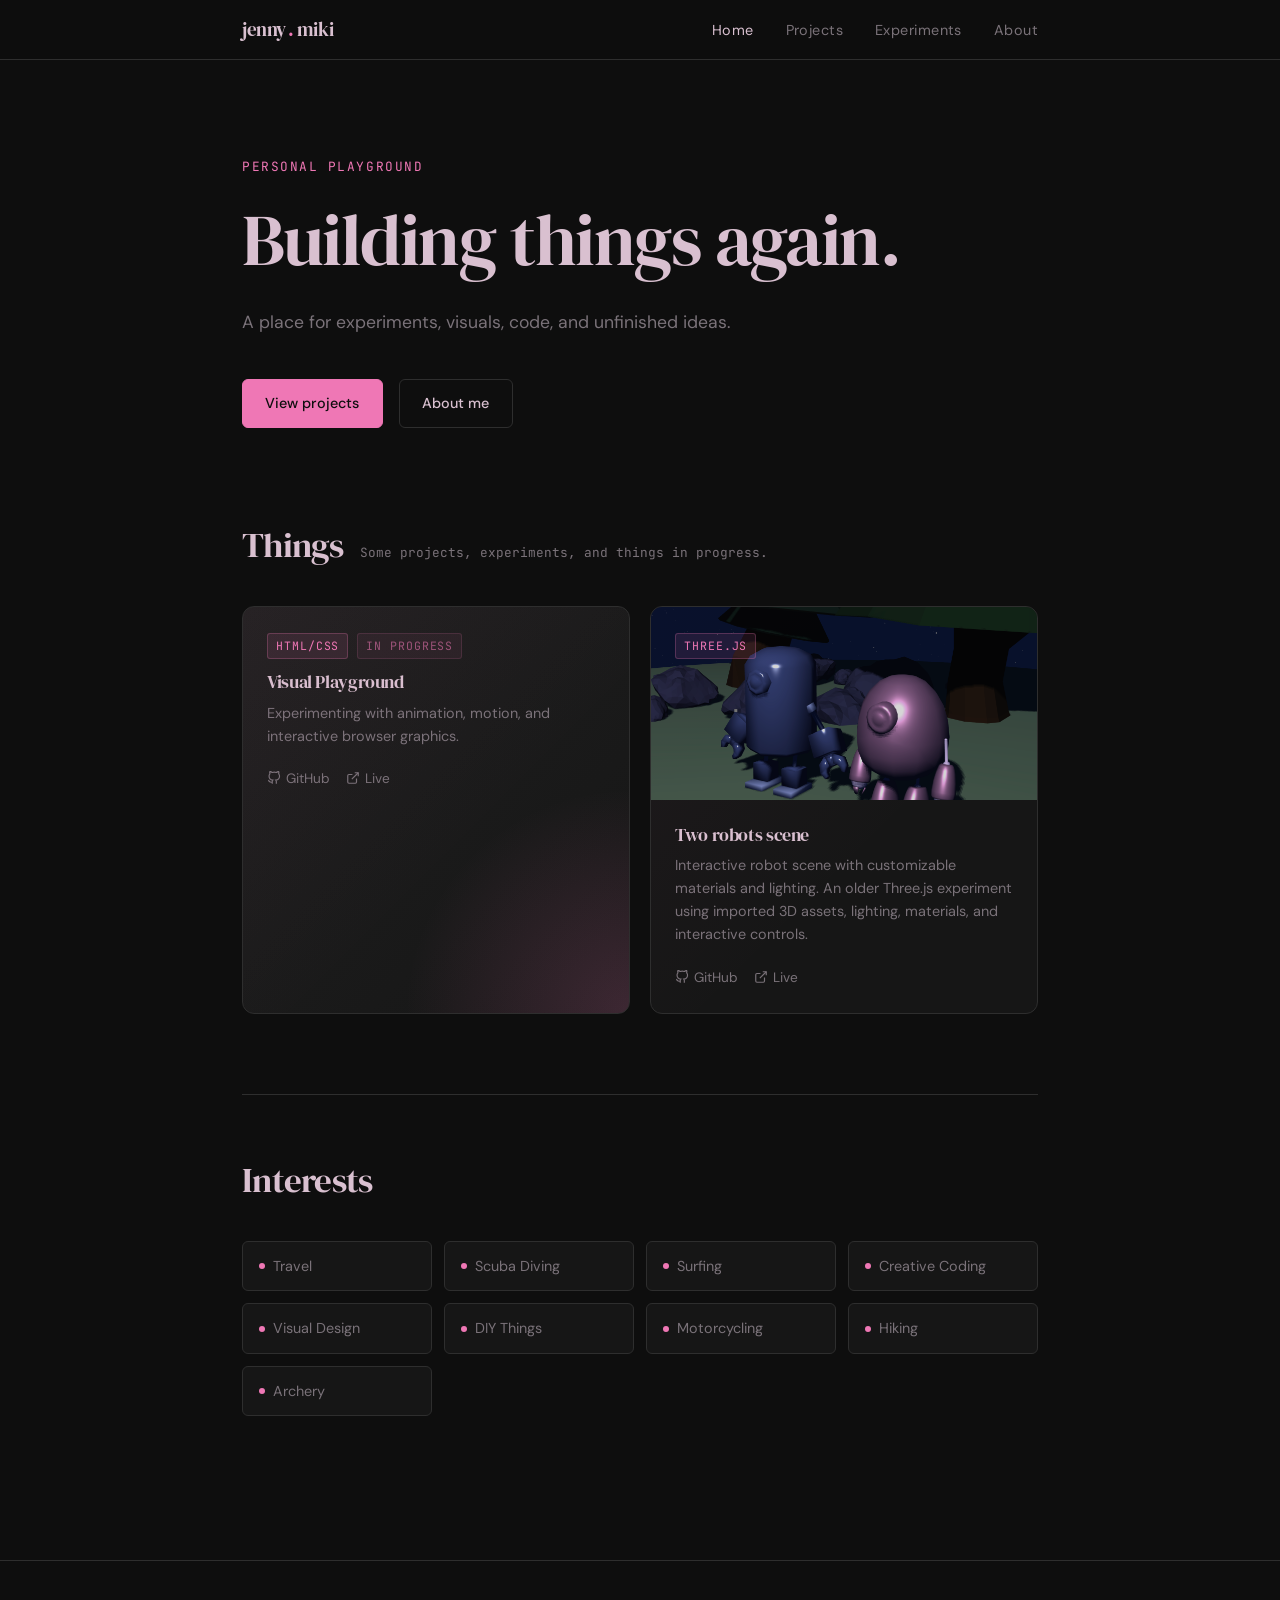
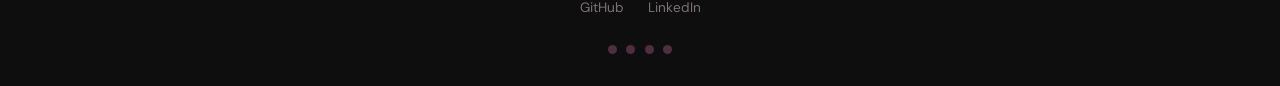
<file: index.html>
<!DOCTYPE html>
<html lang="en">

<head>
  <meta charset="UTF-8" />
  <meta name="viewport" content="width=device-width, initial-scale=1.0" />

  <title>Jenny's Playground</title>
  <meta name="description" content="Small experiments, projects, and things I'm learning." />

  <link rel="preconnect" href="https://fonts.googleapis.com" />
  <link rel="preconnect" href="https://fonts.gstatic.com" crossorigin />
  <link
    href="https://fonts.googleapis.com/css2?family=DM+Sans:ital,wght@0,400;0,500;1,400&family=DM+Serif+Display:ital@0;1&family=JetBrains+Mono:wght@400;500&display=swap"
    rel="stylesheet" />

  <link rel="stylesheet" href="/assets/css/base.css" />
  <link rel="stylesheet" href="/assets/css/style.css" />
</head>

<body>

  <!-- ---- Navigation ---- -->
  <nav class="nav" role="navigation" aria-label="Main navigation">
    <div class="nav-inner">

      <a href="/index.html" class="nav-logo">
        jenny<span>.</span>miki
      </a>

      <ul class="nav-links">
        <li><a href="/index.html">Home</a></li>
        <li><a href="/pages/projects.html">Projects</a></li>
        <li><a href="/pages/experiments.html">Experiments</a></li>
        <li><a href="#">About</a></li>
      </ul>

      <button class="nav-hamburger" aria-label="Toggle menu" aria-expanded="false">
        <svg width="22" height="22" viewBox="0 0 22 22" fill="none" stroke="currentColor" stroke-width="1.8"
          stroke-linecap="round">
          <line x1="3" y1="6" x2="19" y2="6" />
          <line x1="3" y1="11" x2="19" y2="11" />
          <line x1="3" y1="16" x2="19" y2="16" />
        </svg>
      </button>

    </div>
  </nav>

  <main>
    <!-- ---- Hero ---- -->
    <section class="hero">
      <p class="hero-eyebrow">Personal playground</p>
      <h1>Building things again.</h1>
      <p class="hero-desc">
        A place for experiments, visuals, code, and unfinished ideas.
      </p>
      <div class="hero-actions">
        <a href="pages/projects.html" class="btn btn-primary">View projects</a>
        <a href="#" class="btn btn-outline">About me</a>
      </div>
    </section>

    <div class="page-wrap">

      <!-- ---- Featured Projects ---- -->
      <section class="section">
        <div class="section-header fade-in">
          <h2>Things</h2>
          <span class="section-subtitle">Some projects, experiments, and things in progress.</span>
        </div>
        <div class="card-grid" id="projects-container" data-featured="true">
        </div>

      </section>

      <hr class="divider" />

      <!-- ---- Interests Snapshot ---- -->
      <section class="section">
        <div class="section-header fade-in">
          <h2>Interests</h2>
        </div>
        <div class="interests-grid">
          <div class="fade-in">
            <div class="interest-item"><span class="interest-dot"></span>Travel</div>
          </div>
          <div class="fade-in">
            <div class="interest-item"><span class="interest-dot"></span>Scuba Diving</div>
          </div>
          <div class="fade-in">
            <div class="interest-item"><span class="interest-dot"></span>Surfing</div>
          </div>
          <div class="fade-in">
            <div class="interest-item"><span class="interest-dot"></span>Creative Coding</div>
          </div>
          <div class="fade-in">
            <div class="interest-item"><span class="interest-dot"></span>Visual Design</div>
          </div>
          <div class="fade-in">
            <div class="interest-item"><span class="interest-dot"></span>DIY Things</div>
          </div>
          <div class="fade-in">
            <div class="interest-item"><span class="interest-dot"></span>Motorcycling</div>
          </div>
          <div class="fade-in">
            <div class="interest-item"><span class="interest-dot"></span>Hiking</div>
          </div>
          <div class="fade-in">
            <div class="interest-item"><span class="interest-dot"></span>Archery</div>
          </div>
        </div>
      </section>

    </div>
  </main>

  <!-- ---- Footer ---- -->
  <footer class="footer">
    <ul class="footer-links">
      <li><a href="https://github.com/jschuerch" target="_blank" rel="noopener">GitHub</a></li>
      <li><a href="https://www.linkedin.com/in/jennifer-sch%C3%BCrch-030471100/" target="_blank"
          rel="noopener">LinkedIn</a></li>
    </ul>

    <div class="theme-switcher">
      <a class="theme-btn pink" data-theme="theme-pink"></a>
      <a class="theme-btn gold" data-theme="theme-gold"></a>
      <a class="theme-btn blue" data-theme="theme-blue"></a>
      <a class="theme-btn green" data-theme="theme-green"></a>
    </div>

  </footer>

  <script src="/assets/js/main.js"></script>
  <script src="/assets/js/projects.js"></script>
</body>

</html>
</file>
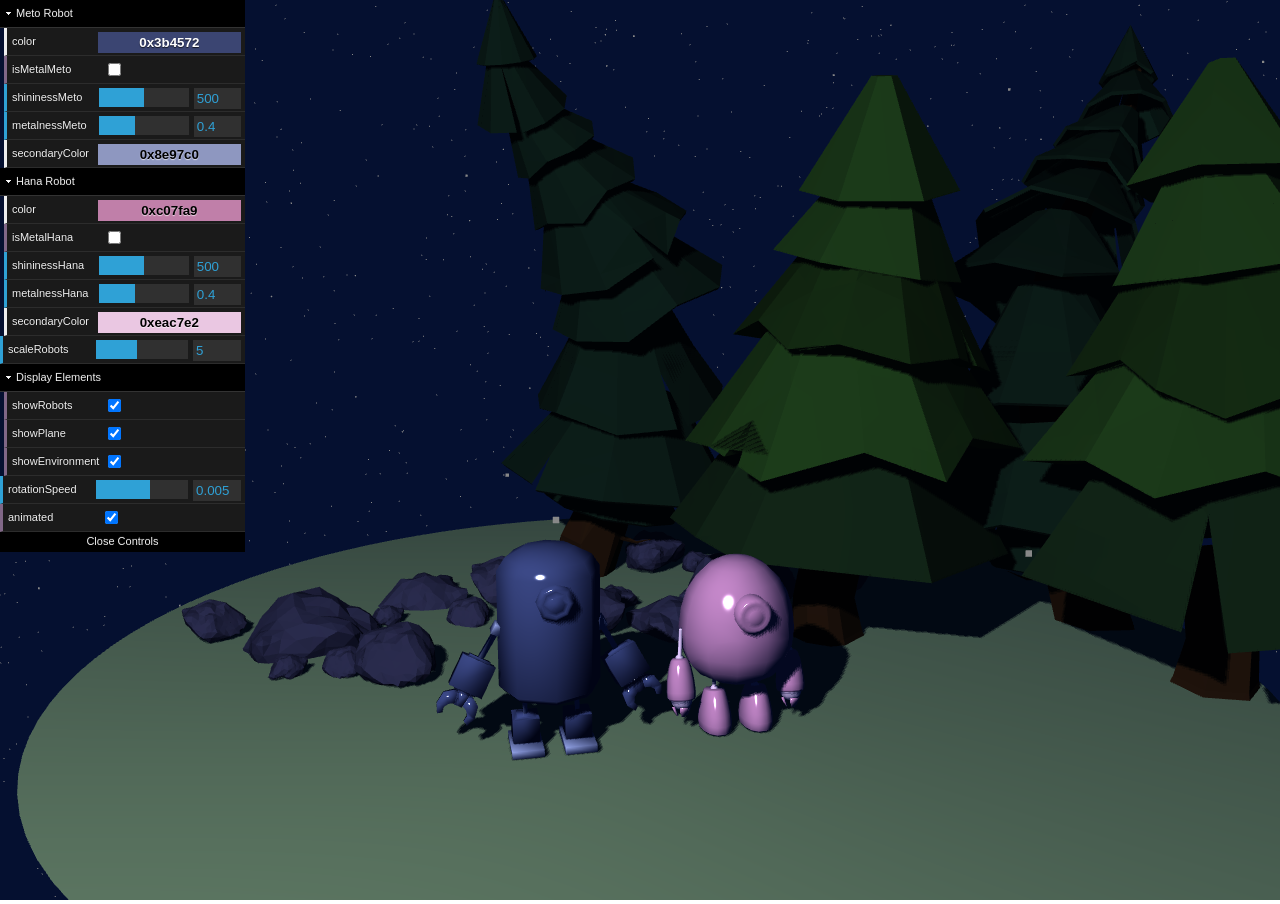
<file: two-robots/index.html>
<!DOCTYPE html>
<html>

<head>
    <title>Collada File Import</title>
    <meta charset="utf-8">
    <style>
        body {
            margin: 0;
            overflow: hidden;
        }
    </style>
</head>

<div id="webgl-container">
</div>
<div id="gui-container" style="position:absolute;z-index:1;top:0;left:0">
</div>

<body>
    <script type="text/javascript" src="js/three.js"></script>
    <script type="text/javascript" src="js/OrbitControls.js"></script>
    <script type="text/javascript" src="js/ColladaLoader.js"></script>
    <script type="text/javascript" src="js/dat.gui.js"></script>
    <script type="text/javascript">
        var scene = new THREE.Scene();
        var camera = new THREE.PerspectiveCamera(45, window.innerWidth / window.innerHeight, 0.1, 1000);
        var renderer = new THREE.WebGLRenderer({antialias: true});

        renderer.setClearColor(0x051030, 1.0);
        renderer.setSize(window.innerWidth, window.innerHeight);
        renderer.setPixelRatio(window.devicePixelRatio);
        var webglContainer = document.getElementById('webgl-container');
        webglContainer.appendChild(renderer.domElement);

         // camera controls
        var camControls = new THREE.OrbitControls(camera, renderer.domElement);
        camControls.damping = 0.2;
        camControls.addEventListener('change', render);

         // window resize handler
        window.addEventListener('resize', onWindowResize, false);

        function onWindowResize() {
            camera.aspect = window.innerWidth / window.innerHeight;
            camera.updateProjectionMatrix();
            renderer.setSize(window.innerWidth, window.innerHeight);
            render();
        }

         // create the ground plane
        //var planeGeometry = new THREE.PlaneGeometry(80, 80, 10, 10);
        var planeGeometry = new THREE.CircleGeometry(70, 100);
        var planeMaterial = new THREE.MeshLambertMaterial({
            color: 0x728b64
        });
        var plane = new THREE.Mesh(planeGeometry, planeMaterial);
        plane.rotation.x = -0.5 * Math.PI;
        plane.position.x = 10;
        plane.position.y = -30.05;
        plane.position.z = -20;
        scene.add(plane);

         // ---- 3D CONTENT CREATION -----------------------------------------------------

         var boxGeometry = new THREE.BoxGeometry(4, 4, 4);
         var boxMaterial = new THREE.MeshLambertMaterial({
            color: 0xff0000
         });

        var loader = new THREE.ColladaLoader();
        loader.options.convertUpAxis = true;
        var bots;

        metoPartsShiny = ["Mesh_meto_body",
        "Mesh_meto_arm_02_l", "Mesh_meto_arm_02_r",
        "Mesh_meto_foot_02_l", "Mesh_meto_foot_02_r",
        "Mesh_meto_arm_03_l", "Mesh_meto_arm_04_l", "Mesh_meto_arm_05_l",
        "Mesh_meto_arm_03_r", "Mesh_meto_arm_04_r", "Mesh_meto_arm_05_r"];

        metoPartsRest = [
        "Mesh_meto_arm_01_l", "Mesh_meto_arm_01_r",
        "Mesh_meto_foot_01_l", "Mesh_meto_foot_01_r",
        "Mesh_meto_foot_03_l", "Mesh_meto_foot_03_r"];

        hanaPartsShiny = ["Mesh_hana_body",
        "Mesh_hana_arm_l_02", "Mesh_hana_arm_r_02",
        "Mesh_hana_foot_l_02", "Mesh_hana_foot_r_02",
        "Mesh_hana_finger_l_01", "Mesh_hana_finger_l_02", "Mesh_hana_finger_l_03",
        "Mesh_hana_finger_r_01", "Mesh_hana_finger_r_02", "Mesh_hana_finger_r_03"];

        hanaPartsRest = [
        "Mesh_hana_arm_l_01", "Mesh_hana_arm_l_03",
        "Mesh_hana_arm_r_01", "Mesh_hana_arm_r_03",
        "Mesh_hana_foot_l_01", "Mesh_hana_foot_r_01"];

        var metoBotMaterial = new THREE.MeshPhongMaterial({color: "#3b4572", shininess: 500});
        //var metoBotMaterial = new THREE.MeshStandardMaterial({color: "#3b4572", metalness: 0.4});
        var hanaBotMaterial = new THREE.MeshPhongMaterial({color: "#c07fa9", shininess: 500});

        var metoColor = new THREE.Color( 0x8e97c0 );
        var hanaColor = new THREE.Color( 0xeac7e2 );

        loader.load('assets/two_robots.dae', function (collada) {   
            var dae = collada.scene;
            bots = dae;
            dae.position.set(0, -30, 0);
            dae.scale.set(5, 5, 5);
            scene.add(dae);
            var object, child;
            /*child.material.alphaTest = 0.5;
            child.material.opacity = 0.5;
            child.material.transparent = true;*/
            //child.material.color = "#3b4572"

            for (x in metoPartsShiny) {
              object = dae.getObjectByName(metoPartsShiny[x]);
              object.children[0].material = metoBotMaterial;
              object.children[0].castShadow = true;
              object.children[0].receiveShadow = true;
            }

            for (x in metoPartsRest) {
              object = dae.getObjectByName(metoPartsRest[x]);
              object.children[0].material.color = metoColor;
              object.children[0].castShadow = true;
              object.children[0].receiveShadow = true;
            }

            for (x in hanaPartsShiny) {
              object = dae.getObjectByName(hanaPartsShiny[x]);
              object.children[0].material = hanaBotMaterial;
              object.children[0].castShadow = true;
              object.children[0].receiveShadow = true;
            }

            for (x in hanaPartsRest) {
              object = dae.getObjectByName(hanaPartsRest[x]);
              object.children[0].material.color = hanaColor;
              object.children[0].castShadow = true;
              object.children[0].receiveShadow = true;
            }

            animate();
            render();

        });
        environment = [];
        loader.load('assets/stones.dae', function (collada) {   
          var dae = collada.scene;
          environment.push(dae);
          dae.rotation.y = -0.5 * Math.PI;
          dae.position.set(30, -30, -40);
          dae.scale.set(15, 15, 15);
          stones = ["Icosphere.008", "Icosphere.009", "Icosphere.010",
            "Icosphere.011", "Icosphere.012", "Icosphere.013",
            "Icosphere.016", "Icosphere.017", "Icosphere.018"]
          for (i in stones) {
            dae.getObjectByName(stones[i]).children[0].castShadow = true;
            dae.getObjectByName(stones[i]).children[0].receiveShadow = true;
          }
          scene.add(dae);
        });
        loader.load('assets/stones.dae', function (collada) {   
          var dae = collada.scene;
          environment.push(dae);
          dae.rotation.y = 0.5 * Math.PI;
          dae.position.set(-30, -30, -40);
          dae.scale.set(15, 15, 15);
          stones = ["Icosphere.008", "Icosphere.009", "Icosphere.010",
            "Icosphere.011", "Icosphere.012", "Icosphere.013",
            "Icosphere.016", "Icosphere.017", "Icosphere.018"]
          for (i in stones) {
            dae.getObjectByName(stones[i]).children[0].castShadow = true;
            dae.getObjectByName(stones[i]).children[0].receiveShadow = true;
          }
          scene.add(dae);
        });

        loader.load('assets/tree.dae', function (collada) {   
          var dae = collada.scene;
          environment.push(dae);
          dae.rotation.y = -0.5 * Math.PI;
          dae.position.set(150, -30, -10);
          dae.scale.set(15, 15, 15);
          dae.getObjectByName("Cone.430").children[0].castShadow = true;
          dae.getObjectByName("Cone.430").children[0].receiveShadow = true;
          scene.add(dae);
        });
        loader.load('assets/tree.dae', function (collada) {   
          var dae = collada.scene;
          environment.push(dae);
          dae.rotation.y = 0.5 * Math.PI;
          dae.position.set(-70, -30, -60);
          dae.scale.set(15, 15, 15);
          dae.getObjectByName("Cone.430").children[0].castShadow = true;
          dae.getObjectByName("Cone.430").children[0].receiveShadow = true;
          scene.add(dae);
        });

        loader.load('assets/tree1.dae', function (collada) {   
          var dae = collada.scene;
          environment.push(dae);
          dae.rotation.y = 0.5 * Math.PI;
          dae.position.set(100, -30, 0);
          dae.scale.set(15, 15, 15);
          treeParts = ["Cylinder", "Cylinder.001", "Cylinder.002", "Cylinder.003",
            "Cylinder.004", "Cylinder.005", "Cylinder.009"];
          for (i in treeParts) {
            dae.getObjectByName(treeParts[i]).children[0].castShadow = true;
            dae.getObjectByName(treeParts[i]).children[0].receiveShadow = true;
          }
          scene.add(dae);
        });
        loader.load('assets/tree1.dae', function (collada) {   
          var dae = collada.scene;
          environment.push(dae);
          dae.rotation.y = -0.5 * Math.PI;
          dae.position.set(0, -30, -10);
          dae.scale.set(15, 15, 15);
          treeParts = ["Cylinder", "Cylinder.001", "Cylinder.002", "Cylinder.003",
            "Cylinder.004", "Cylinder.005", "Cylinder.009"];
          for (i in treeParts) {
            dae.getObjectByName(treeParts[i]).children[0].castShadow = true;
            dae.getObjectByName(treeParts[i]).children[0].receiveShadow = true;
          }
          scene.add(dae);
        });
		
//This will add a starfield to the background of a scene
var starsGeometry = new THREE.Geometry();

for ( var i = 0; i < 30000; i ++ ) {

	var star = new THREE.Vector3();
	star.x = THREE.Math.randFloatSpread( 2000 );
	star.y = THREE.Math.randFloatSpread( 2000 );
	star.z = THREE.Math.randFloatSpread( 2000 );

	starsGeometry.vertices.push( star );

}

var starsMaterial = new THREE.PointsMaterial( { color: 0x888888 } );

var starField = new THREE.Points( starsGeometry, starsMaterial );

//starField.size += 100;

scene.add( starField );


        function colorChanged() {
          if(bots){
            var dae = bots;
            var object, child;

            for (x in metoPartsShiny) {
              object = dae.getObjectByName(metoPartsShiny[x]);
              object.children[0].material = metoBotMaterial;
              object.children[0].castShadow = true;
              object.children[0].receiveShadow = true;
            }
            for (x in metoPartsRest) {
              object = dae.getObjectByName(metoPartsRest[x]);
              object.children[0].material.color = metoColor;
              object.children[0].castShadow = true;
              object.children[0].receiveShadow = true;
            }
            for (x in hanaPartsShiny) {
              object = dae.getObjectByName(hanaPartsShiny[x]);
              object.children[0].material = hanaBotMaterial;
              object.children[0].castShadow = true;
              object.children[0].receiveShadow = true;
            }
            for (x in hanaPartsRest) {
              object = dae.getObjectByName(hanaPartsRest[x]);
              object.children[0].material.color = hanaColor;
              object.children[0].castShadow = true;
              object.children[0].receiveShadow = true;
            }
          }
          render();
        }/*
        /*child.material.alphaTest = 0.5;
        child.material.opacity = 0.5;
        child.material.transparent = true;*/
        //child.material.color = "#3b4572"*/
         // ---- END OF 3D CONTENT CREATION ---------------------------------------------

         // position and point the camera to the center of the scene
        camera.position.x = -35;
        camera.position.y = 20;
        camera.position.z = 100;
        camera.lookAt(scene.position);

         // add subtle ambient lighting
        //var ambientLight = new THREE.AmbientLight(0x000011);
        var ambientLight = new THREE.AmbientLight(0x051030);
        scene.add(ambientLight);

         // add spotlight
        var spotLight = new THREE.SpotLight(0xffffff);
        spotLight.position.set(-80, 70, 90);
        spotLight.castShadow = true;
        scene.add(spotLight);

         // add headlight
        var headLight = new THREE.PointLight(0x888888, 1.0);
        headLight.position.set(camera.position.x, camera.position.y, camera.position.z);
        headLight.castShadow = true;
        //scene.add(headLight);

         // add GUI control elements
        var guiControls = new function () {
            this.showAxes = true;
            this.showGrid = false;
            this.showPlane = true;
            this.showEnvironment = true;
            this.asWireframes = false;
            this.animated = true;
            this.withShadow = true;
            this.withFog = false;
            this.showRobots = true;

            this.rotationSpeed = 0.005;
            this.scaleRobots = 5;
            this.shininessMeto = 500;
            this.metalnessMeto = 0.4;
            this.shininessHana = 500;
            this.metalnessHana = 0.4;
            this.isMetalMeto = false;
            this.isMetalHana = false;
        }

        var gui = new dat.GUI();
        var guiContainer = document.getElementById('gui-container');
        guiContainer.appendChild(gui.domElement);

        guiCustomisation = gui.addFolder('Meto Robot');
        var metoColorControl = new function () {
            this.color = metoBotMaterial.color.getHex();
        }
        guiCustomisation.addColor(metoColorControl, 'color').onChange( function (e) {
          metoBotMaterial.color.setHex( e );
          colorChanged();
        });
        guiCustomisation.add(guiControls, 'isMetalMeto').onChange(function (e) {
            isMetalMeto = e;
            if (isMetalMeto) {
                metoBotMaterial = new THREE.MeshStandardMaterial({color: metoBotMaterial.color.getHex(), metalness: guiControls.metalnessMeto});
            } else {
                metoBotMaterial = new THREE.MeshPhongMaterial({color: metoBotMaterial.color.getHex(), shininess: guiControls.shininessMeto});
            }
            colorChanged();
            render();
        });
        guiCustomisation.add(guiControls, 'shininessMeto', 0, 1000).onChange(function (e) {
            metoBotMaterial.shininess = guiControls.shininessMeto;
            colorChanged();
          render();
        });
        guiCustomisation.add(guiControls, 'metalnessMeto', 0, 1).onChange(function (e) {
            metoBotMaterial.metalness = guiControls.metalnessMeto;
            colorChanged();
          render();
        });
        var metoColor2Control = new function () {
            this.secondaryColor = metoColor.getHex();
        }
        guiCustomisation.addColor(metoColor2Control, 'secondaryColor').onChange( function (e) {
          metoColor.setHex( e );
          colorChanged();
        });
        guiCustomisation.open();


        guiCustomisation = gui.addFolder('Hana Robot');
        var hanaColorControl = new function () {
            this.color = hanaBotMaterial.color.getHex();
        }
        guiCustomisation.addColor(hanaColorControl, 'color').onChange( function (e) {
          hanaBotMaterial.color.setHex( e );
          colorChanged();
        });
        guiCustomisation.add(guiControls, 'isMetalHana').onChange(function (e) {
            isMetalHana = e;
            if (isMetalHana) {
                hanaBotMaterial = new THREE.MeshStandardMaterial({color: hanaBotMaterial.color.getHex(), metalness: guiControls.metalnessHana});
            } else {
                hanaBotMaterial = new THREE.MeshPhongMaterial({color: hanaBotMaterial.color.getHex(), shininess: guiControls.shininessHana});
            }
            colorChanged();
            render();
        });
        guiCustomisation.add(guiControls, 'shininessHana', 0, 1000).onChange(function (e) {
            hanaBotMaterial.shininess = guiControls.shininessHana;
            colorChanged();
          render();
        });
        guiCustomisation.add(guiControls, 'metalnessHana', 0, 1).onChange(function (e) {
            hanaBotMaterial.metalness = guiControls.metalnessHana;
            colorChanged();
          render();
        });
        var hanaColor2Control = new function () {
            this.secondaryColor = hanaColor.getHex();
        }
        guiCustomisation.addColor(hanaColor2Control, 'secondaryColor').onChange( function (e) {
          hanaColor.setHex( e );
          colorChanged();
        });
        guiCustomisation.open();


        gui.add(guiControls, 'scaleRobots', 1, 10).onChange(function (e) {
          bots.scale.set(guiControls.scaleRobots, guiControls.scaleRobots, guiControls.scaleRobots);
          render();
        });



        var metoBotMaterial = new THREE.MeshPhongMaterial({color: "#3b4572", shininess: 500});
        //var metoBotMaterial = new THREE.MeshStandardMaterial({color: "#3b4572", metalness: 0.4});
        var hanaBotMaterial = new THREE.MeshPhongMaterial({color: "#c07fa9", shininess: 500});

        guiCustomisation = gui.addFolder('Display Elements');
        guiCustomisation.add(guiControls, 'showRobots').onChange(function (e) {
            showPlane = e;
            if (showPlane) {
                scene.add(bots);
            } else {
                scene.remove(bots);
            }
            render();
        });

        guiCustomisation.add(guiControls, 'showPlane').onChange(function (e) {
            showPlane = e;
            if (showPlane) {
                scene.add(plane);
            } else {
                scene.remove(plane);
            }
            render();
        });

        guiCustomisation.add(guiControls, 'showEnvironment').onChange(function (e) {
            showEnvironment = e;
            if (showEnvironment) {
              for (x in environment) {
                scene.add(environment[x]);
              }
            } else {
              for (x in environment) {
                scene.remove(environment[x]);
              }
            }
            render();
        });
        guiCustomisation.open();

        gui.add(guiControls, 'rotationSpeed', -0.03, 0.03);

        gui.add(guiControls, 'animated').onChange(function (e) {
          animated = e;
          if (animated) animate();
        });

        var ambientControls = new function () {
          this.withAmbient = true;
          this.color = ambientLight.color.getHex();
          this.intensity = ambientLight.intensity;
        }

        var spotControls = new function () {
          this.withSpot = true;
          this.color = spotLight.color.getHex();
          this.intensity = spotLight.intensity;
          this.penumbra = spotLight.penumbra;
          this.decay = spotLight.decay;
          this.angle = spotLight.angle;
          this.withShadow = true;
        }

        var headControls = new function () {
          this.withHead = true;
          this.color = headLight.color.getHex();
          this.intensity = headLight.intensity;
        }

         // init and call render function
        function render() {
            headLight.position.set(camera.position.x, camera.position.y, camera.position.z);
            renderer.render(scene, camera);
        }
        initAnim(true); // no gui
        initShadow(true);
        initFog(false);
        render();
        setShadow(true);
        setFog(false);

         // animate the 3D objects
        function initAnim(value) {/**/}

        var step = 0;
        var scalingStep = 0;

        function animate() {
            if (guiControls.animated) {
                // DO ANIMATING 3D ELEMENTS
                step += 1;
                //bots.rotation.y = - step * 1/1000.0;
                bots.rotation.y -= guiControls.rotationSpeed;

                // request re-rendering
                requestAnimationFrame(animate);
            }
            render();
        }

         // shadow cast on plane
        function initShadow(value) {
            // SET receiveShadow AND castShadow FLAGS OF 3D ELEMENTS WITH SHADOW
            plane.receiveShadow = value;
            spotLight.castShadow = value;
            spotLight.shadow.mapSize.width = 4096;
            spotLight.shadow.mapSize.height = 4096;
            renderer.shadowMap.enabled = value;
            if (bots) {
              bots.castShadow = value;
            }
            /*if (value) {
              gui.add(spotControls, 'withShadow').onChange(function (e) {
                  withShadow = e;
                  setShadow(withShadow);
              });
            }*/
        }

        function setShadow(value) {
            if (value) {
                renderer.shadowMap.autoUpdate = true;
            } else {
                renderer.shadowMap.autoUpdate = false;
                renderer.clearTarget(spotLight.shadow.map);
            }
            render();
        }

         // fog
        var fog;

        function initFog(value) {
            if (value) {
                fog = new THREE.Fog(0xeeeeee, 0.0000001, 150);
                scene.fog = fog;
                gui.add(guiControls, 'withFog').onChange(function (e) {
                    withFog = e;
                    setFog(withFog);
                });
            }
        }

        function setFog(value) {
            if (!fog) return;
            if (value) {
                fog.near = 0.000000001;
                fog.far = 150;
            } else {
                fog.near = 8000;
                fog.far = 8000;
            }
            render();
        }
    </script>
</body>

</html>
</file>
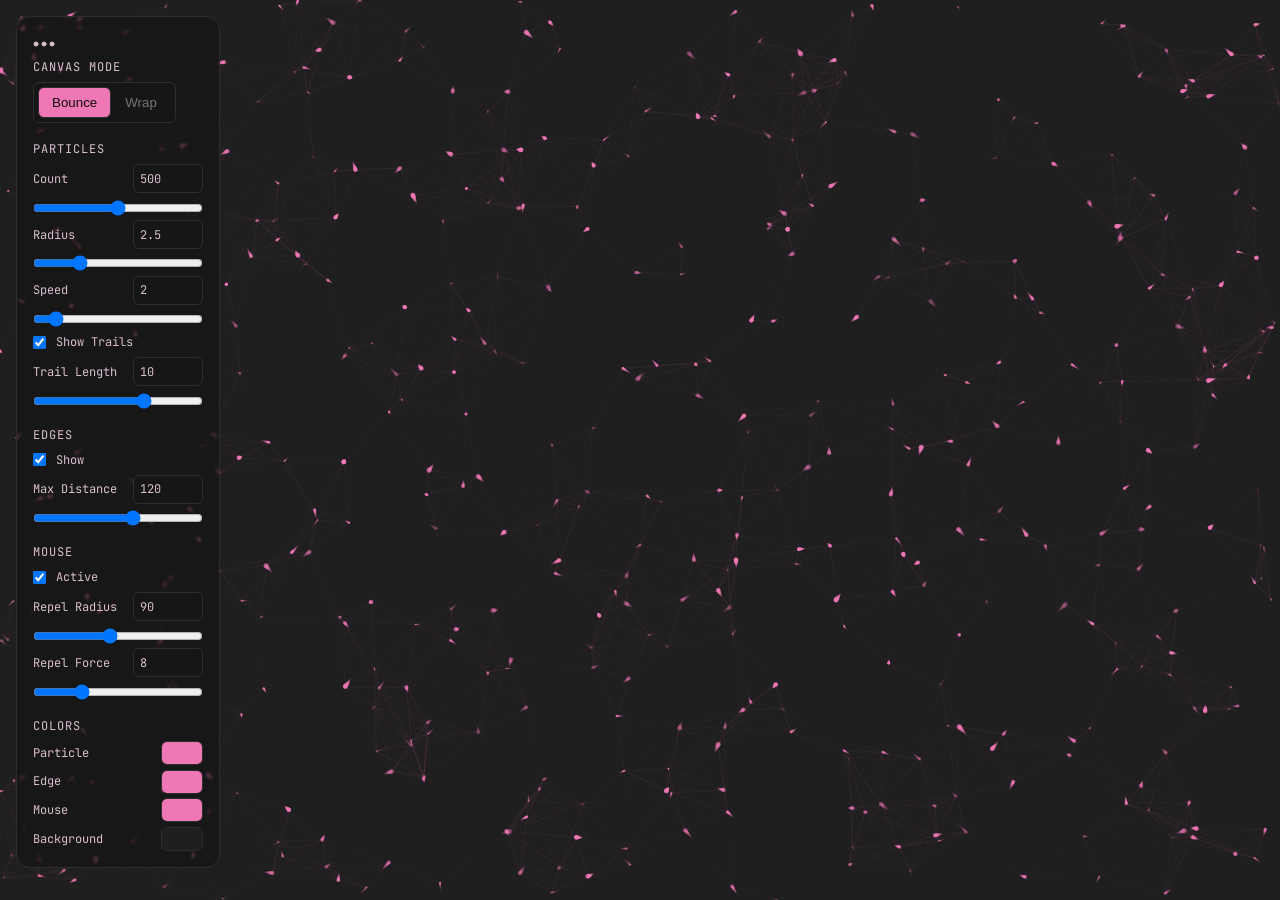
<file: experiments/particles/index.html>
<!DOCTYPE html>
<html lang="en">

<head>
  <meta charset="UTF-8" />
  <meta name="viewport" content="width=device-width, initial-scale=1.0" />

  <title>Particles - Experiment 01</title>
  <meta name="description"
    content="Particles that move around independently and interact with each other and the mouse" />

  <link rel="preconnect" href="https://fonts.googleapis.com" />
  <link rel="preconnect" href="https://fonts.gstatic.com" crossorigin />
  <link
    href="https://fonts.googleapis.com/css2?family=DM+Sans:ital,wght@0,400;0,500;1,400&family=DM+Serif+Display:ital@0;1&family=JetBrains+Mono:wght@400;500&display=swap"
    rel="stylesheet" />

  <link rel="stylesheet" href="/assets/css/base.css" />
  <link rel="stylesheet" href="style.css" />
</head>

<body>

  <main>
    <canvas id="particle-canvas"></canvas>
    <div class="configuration open">
      <div class="config-toggle" aria-label="toggle configurations" aria-expanded="false">
        <svg width="22" height="22" viewBox="0 0 22 22" fill="currentColor" stroke="currentColor" stroke-width="1"
          stroke-linecap="round">
          <circle cx="3" cy="11" r="2" />
          <circle cx="11" cy="11" r="2" />
          <circle cx="19" cy="11" r="2" />
        </svg>
      </div>

      <div class="config-group toggle-group-container">
        <span class="config-label">Canvas Mode</span>

        <div class="toggle-group" id="theme-toggle">
          <div class="toggle-slider"></div>
          <button data-mode="bounce">Bounce</button>
          <button data-mode="wrap">Wrap</button>
        </div>

      </div>

    </div>
  </main>

  <script type="module" src="js/main.js"></script>
</body>

</html>
</file>
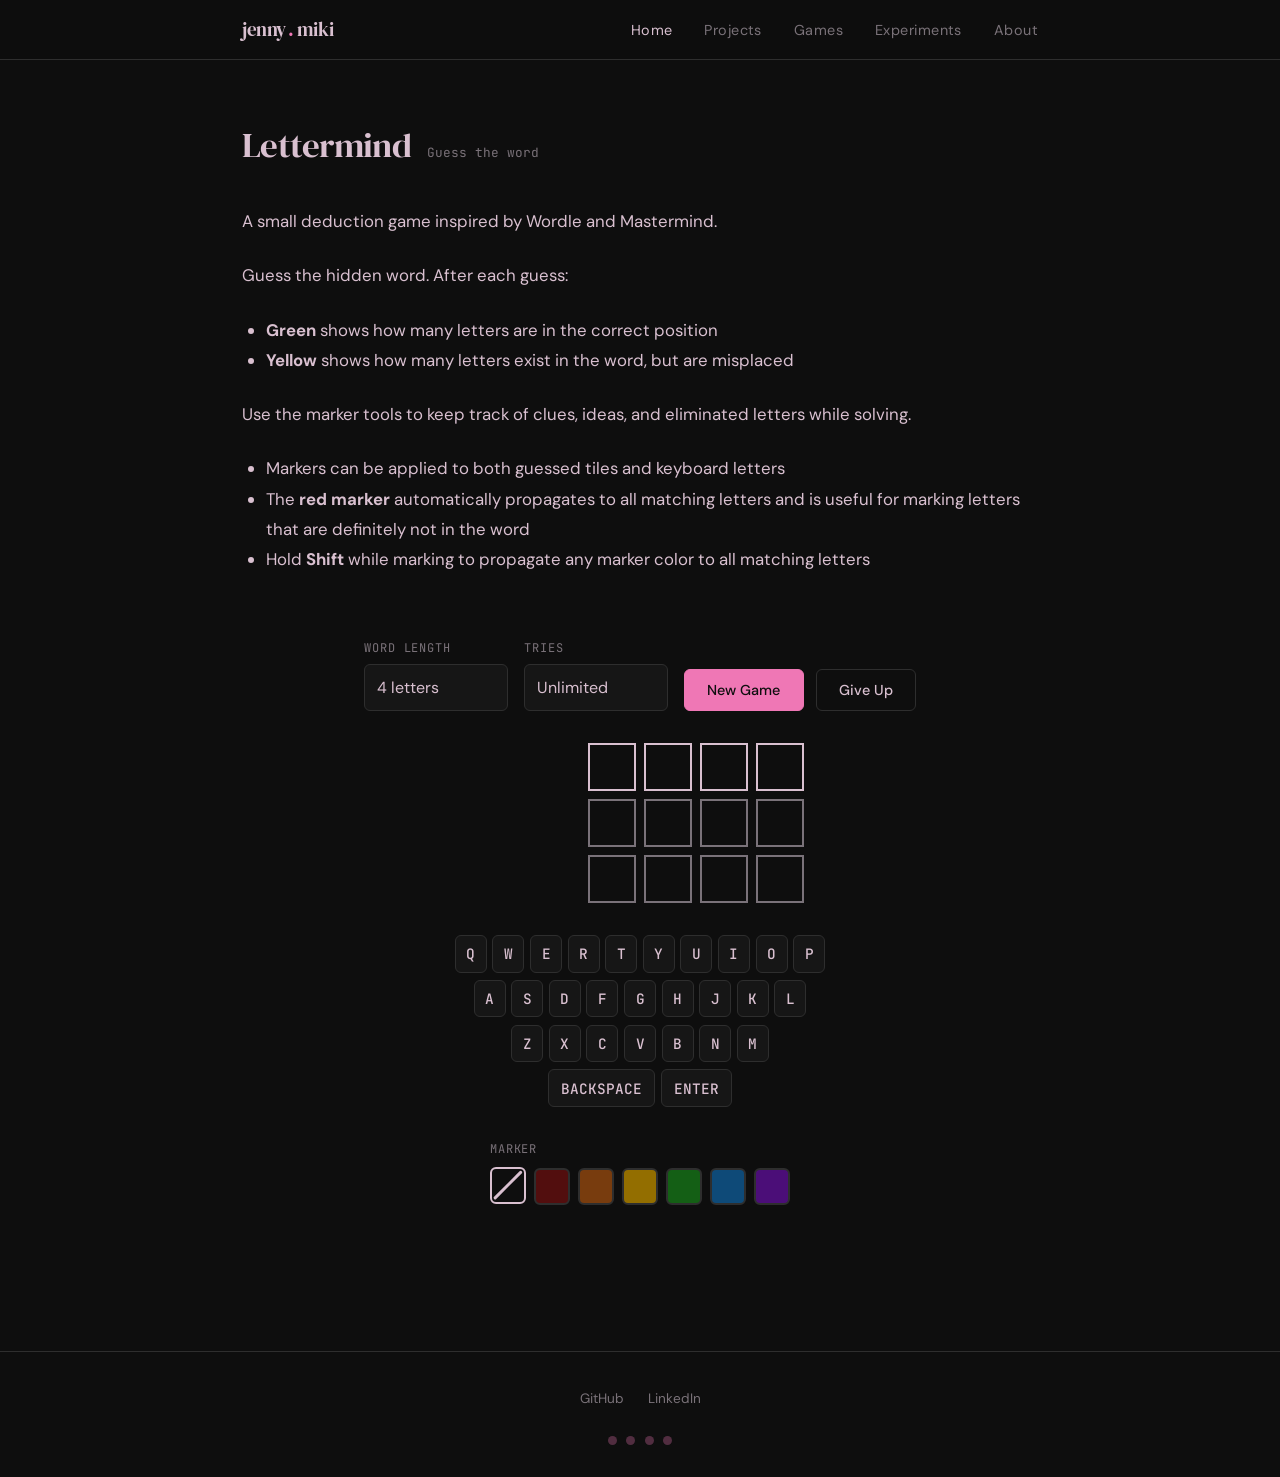
<file: games/lettermind/index.html>
<!DOCTYPE html>
<html lang="en">

<head>
  <meta charset="UTF-8" />
  <meta name="viewport" content="width=device-width, initial-scale=1.0" />

  <title>Jenny's Playground</title>
  <meta name="description" content="Small experiments, projects, and things I'm learning." />

  <link rel="preconnect" href="https://fonts.googleapis.com" />
  <link rel="preconnect" href="https://fonts.gstatic.com" crossorigin />
  <link
    href="https://fonts.googleapis.com/css2?family=DM+Sans:ital,wght@0,400;0,500;1,400&family=DM+Serif+Display:ital@0;1&family=JetBrains+Mono:wght@400;500&display=swap"
    rel="stylesheet" />

  <link rel="stylesheet" href="/assets/css/base.css" />
  <link rel="stylesheet" href="/assets/css/style.css" />
  <link rel="stylesheet" href="lettermind.css" />
</head>

<body>

  <!-- ---- Navigation ---- -->
  <nav class="nav" role="navigation" aria-label="Main navigation">
    <div class="nav-inner">

      <a href="/index.html" class="nav-logo">
        jenny<span>.</span>miki
      </a>

      <ul class="nav-links">
        <li><a href="/index.html">Home</a></li>
        <li><a href="/pages/projects.html">Projects</a></li>
        <li><a href="/pages/games.html">Games</a></li>
        <li><a href="/pages/experiments.html">Experiments</a></li>
        <li><a href="#">About</a></li>
      </ul>

      <button class="nav-hamburger" aria-label="Toggle menu" aria-expanded="false">
        <svg width="22" height="22" viewBox="0 0 22 22" fill="none" stroke="currentColor" stroke-width="1.8"
          stroke-linecap="round">
          <line x1="3" y1="6" x2="19" y2="6" />
          <line x1="3" y1="11" x2="19" y2="11" />
          <line x1="3" y1="16" x2="19" y2="16" />
        </svg>
      </button>

    </div>
  </nav>

  <main>
    <div class="page-wrap">

      <!-- ---- Featured Projects ---- -->
      <section class="section">
        <div class="section-header fade-in">
          <h2>Lettermind</h2>
          <span class="section-subtitle">Guess the word</span>
        </div>

        <div class="section-content fade-in">
          <p>
            A small deduction game inspired by Wordle and Mastermind.
          </p>

          <p>
            Guess the hidden word. After each guess:
          </p>

          <ul>
            <li>
              <strong>Green</strong> shows how many letters are in the correct position
            </li>
            <li>
              <strong>Yellow</strong> shows how many letters exist in the word, but are misplaced
            </li>
          </ul>

          <p>
            Use the marker tools to keep track of clues, ideas, and eliminated letters while solving.
          </p>

          <ul>
            <li>
              Markers can be applied to both guessed tiles and keyboard letters
            </li>
            <li>
              The <strong>red marker</strong> automatically propagates to all matching letters and is useful for marking
              letters that are definitely not in the word
            </li>
            <li>
              Hold <strong>Shift</strong> while marking to propagate any marker color to all matching letters
            </li>
          </ul>
        </div>

        <div class="lettermind-controls fade-in">
          <div class="lettermind-control">
            <label for="word-length-select">Word length</label>
            <select id="word-length-select">
              <option value="4" selected>4 letters</option>
              <option value="5">5 letters</option>
            </select>
          </div>

          <div class="lettermind-control">
            <label for="tries-select">Tries</label>
            <select id="tries-select">
              <option value="unlimited" selected>Unlimited</option>
              <option value="6">6 tries</option>
              <option value="8">8 tries</option>
              <option value="10">10 tries</option>
              <option value="12">12 tries</option>
            </select>
          </div>

          <div class="lettermind-btn-container">
            <button id="new-game-btn" class="btn btn-primary" type="button">New Game</button>
            <button id="give-up-btn" class="btn btn-outline" type="button">Give Up</button>
          </div>
        </div>

        <div id="lettermind-alert">
          <div class="lettermind-error">Word not in list</div>
          <div class="lettermind-info">You have <span>0</span> correct</div>
        </div>

        <div class="lettermind-container fade-in">
          <div class="lettermind-grid">
          </div>
        </div>

        <div class="lettermind-end"></div>

        <div class="lettermind-keyboard fade-in" aria-label="Letter tracker"></div>

        <div class="lettermind-marker-container">
          <div class="lettermind-marker fade-in">
            <label>Marker</label>
            <div class="lettermind-marker-options" aria-label="Marker color">
              <button class="lettermind-marker-btn active" type="button" data-highlight="none"
                aria-label="No marker"></button>
              <button class="lettermind-marker-btn" type="button" data-highlight="highlight1"
                aria-label="Red marker"></button>
              <button class="lettermind-marker-btn" type="button" data-highlight="highlight2"
                aria-label="Orange marker"></button>
              <button class="lettermind-marker-btn" type="button" data-highlight="highlight3"
                aria-label="Yellow marker"></button>
              <button class="lettermind-marker-btn" type="button" data-highlight="highlight4"
                aria-label="Green marker"></button>
              <button class="lettermind-marker-btn" type="button" data-highlight="highlight5"
                aria-label="Blue marker"></button>
              <button class="lettermind-marker-btn" type="button" data-highlight="highlight6"
                aria-label="Purple marker"></button>
            </div>
          </div>
        </div>

      </section>

    </div>
  </main>

  <!-- ---- Footer ---- -->
  <footer class="footer">
    <ul class="footer-links">
      <li><a href="https://github.com/jschuerch" target="_blank" rel="noopener">GitHub</a></li>
      <li><a href="https://www.linkedin.com/in/jennifer-sch%C3%BCrch-030471100/" target="_blank"
          rel="noopener">LinkedIn</a></li>
    </ul>

    <div class="theme-switcher">
      <a class="theme-btn pink" data-theme="theme-pink"></a>
      <a class="theme-btn gold" data-theme="theme-gold"></a>
      <a class="theme-btn blue" data-theme="theme-blue"></a>
      <a class="theme-btn green" data-theme="theme-green"></a>
    </div>

  </footer>

  <script src="/assets/js/main.js"></script>
  <script src="lettermind.js"></script>
</body>

</html>
</file>
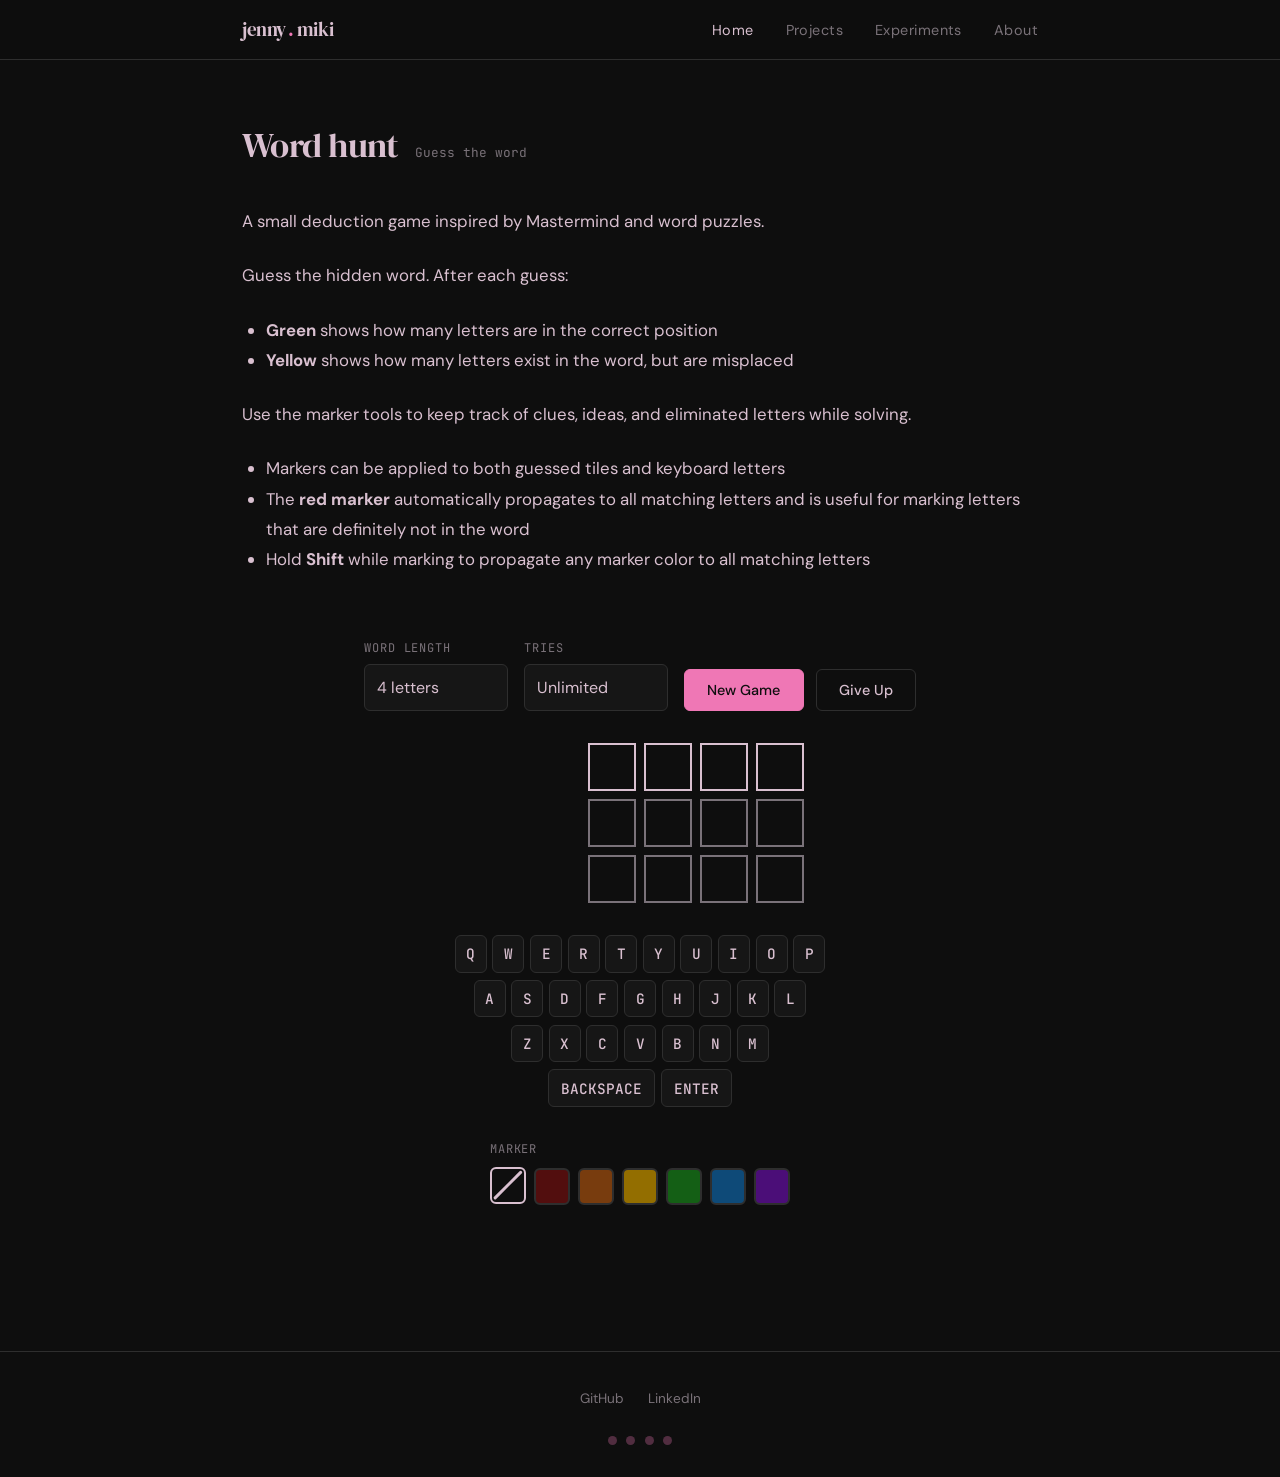
<file: games/wordhunt/index.html>
<!DOCTYPE html>
<html lang="en">

<head>
  <meta charset="UTF-8" />
  <meta name="viewport" content="width=device-width, initial-scale=1.0" />

  <title>Jenny's Playground</title>
  <meta name="description" content="Small experiments, projects, and things I'm learning." />

  <link rel="preconnect" href="https://fonts.googleapis.com" />
  <link rel="preconnect" href="https://fonts.gstatic.com" crossorigin />
  <link
    href="https://fonts.googleapis.com/css2?family=DM+Sans:ital,wght@0,400;0,500;1,400&family=DM+Serif+Display:ital@0;1&family=JetBrains+Mono:wght@400;500&display=swap"
    rel="stylesheet" />

  <link rel="stylesheet" href="/assets/css/base.css" />
  <link rel="stylesheet" href="/assets/css/style.css" />
  <style>
    :root {
      --color-gray: #505050;
      --color-red: #520e0e;
      --color-orange: #783c0e;
      --color-yellow: #936e00;
      --color-green: #145f15;
      --color-blue: #0e4a78;
      --color-purple: #4b0e78;
    }

    .wordhunt-controls,
    .wordhunt-marker-container {
      display: flex;
      align-items: end;
      justify-content: center;
      gap: 1rem;
      flex-wrap: wrap;
      margin: 2rem 0 0;
    }

    .wordhunt-control,
    .wordhunt-marker {
      display: grid;
      gap: 0.35rem;
      min-width: 9rem;
    }

    .wordhunt-control label,
    .wordhunt-marker label {
      color: var(--muted);
      font-family: var(--font-mono);
      font-size: 0.75rem;
      letter-spacing: 0.08em;
      text-transform: uppercase;
    }

    .wordhunt-control select {
      appearance: none;
      background: var(--bg2);
      border: 1px solid var(--border);
      border-radius: var(--radius);
      color: var(--text);
      cursor: pointer;
      font: inherit;
      min-height: 2.65rem;
      padding: 0.55rem 2.2rem 0.55rem 0.75rem;
      transition: border-color var(--transition), background var(--transition);
    }

    .wordhunt-control select:hover,
    .wordhunt-control select:focus {
      background: var(--bg3);
      border-color: var(--muted);
      outline: none;
    }

    .wordhunt-marker-options {
      display: flex;
      gap: 0.45rem;
      min-height: 2.65rem;
      align-items: center;
    }

    .wordhunt-marker-btn {
      width: 2.3rem;
      height: 2.3rem;
      border: 2px solid var(--border);
      border-radius: var(--radius);
      cursor: pointer;
      padding: 0;
      transition: border-color var(--transition), transform 120ms ease;
      background: none;
      position: relative;
    }

    .wordhunt-marker-btn:hover,
    .wordhunt-marker-btn.active {
      border-color: var(--text);
    }

    .wordhunt-marker-btn.active {
      transform: translateY(-1px);
    }

    .wordhunt-marker-btn[data-highlight="none"]::after {
      content: "";
      position: absolute;

      width: 120%;
      height: 3px;

      background: var(--border);

      top: 50%;
      left: 50%;

      transform: translate(-50%, -50%) rotate(-45deg);
      border-radius: 999px;
      transition: background var(--transition);
    }

    .wordhunt-marker-btn:hover[data-highlight="none"]::after,
    .wordhunt-marker-btn.active[data-highlight="none"]::after {
      background: var(--text);
    }

    .wordhunt-marker-btn[data-highlight="highlight1"] {
      background: var(--color-red);
    }

    .wordhunt-marker-btn[data-highlight="highlight2"] {
      background: var(--color-orange);
    }

    .wordhunt-marker-btn[data-highlight="highlight3"] {
      background: var(--color-yellow);
    }

    .wordhunt-marker-btn[data-highlight="highlight4"] {
      background: var(--color-green);
    }

    .wordhunt-marker-btn[data-highlight="highlight5"] {
      background: var(--color-blue);
    }

    .wordhunt-marker-btn[data-highlight="highlight6"] {
      background: var(--color-purple);
    }

    .wordhunt-container {
      display: flex;
      justify-content: center;
      margin-top: 2rem;
    }

    .wordhunt-error,
    .wordhunt-info {
      position: fixed;
      display: block;
      background: var(--border);
      padding: 0.5rem 1rem;
      border-radius: var(--radius);
      top: 0;
      left: 50%;
      transform: translateX(-50%);
      z-index: 99;
      opacity: 0;
      transition: opacity 0.3s ease;
    }

    .wordhunt-error.visible,
    .wordhunt-info.visible {
      opacity: 1;
      top: calc(var(--nav-h) + 1rem);
    }

    .wordhunt-grid {
      display: grid;
      grid-template-columns: repeat(7, 1fr);
      gap: 0.5rem;
      /* transform: translateX(-4.5rem); */
    }

    .wordhunt-row {
      display: contents;
    }

    .wordhunt-num-correct,
    .wordhunt-num-present {
      font-size: 1.2rem;
      font-weight: bold;
      color: var(--muted);
      display: flex;
      align-items: center;
      justify-content: center;
    }

    .wordhunt-num-correct {
      color: var(--color-green);
    }

    .wordhunt-num-present {
      color: var(--color-yellow);
    }

    .wordhunt-cell {
      width: 3rem;
      height: 3rem;
      border: 2px solid var(--muted);
      display: flex;
      align-items: center;
      justify-content: center;
      font-size: 1.5rem;
      font-weight: bold;
      text-transform: uppercase;
    }

    .wordhunt-cell.same-letter-hover,
    .wordhunt-cell.filled.same-letter-hover,
    .wordhunt-key.same-letter-hover {
      border-color: var(--text);
    }

    .wordhunt-cell.empty {
      background-color: transparent;
    }

    .wordhunt-cell.filled {
      border-color: var(--muted);
    }

    .correct .wordhunt-cell.filled {
      background-color: var(--color-green);
      color: #fff;
    }

    .incorrect .wordhunt-cell.filled {
      background-color: var(--color-gray);
      color: #fff;
    }

    .active .wordhunt-cell,
    .active .wordhunt-cell.filled {
      border-color: var(--text);
    }

    .filled .wordhunt-cell.filled {
      cursor: pointer;
      transition: background-color 0.3s ease;
    }

    .filled .wordhunt-cell.highlight1 {
      background-color: var(--color-red);
    }

    .filled .wordhunt-cell.highlight2 {
      background-color: var(--color-orange);
    }

    .filled .wordhunt-cell.highlight3 {
      background-color: var(--color-yellow);
    }

    .filled .wordhunt-cell.highlight4 {
      background-color: var(--color-green);
    }

    .filled .wordhunt-cell.highlight5 {
      background-color: var(--color-blue);
    }

    .filled .wordhunt-cell.highlight6 {
      background-color: var(--color-purple);
    }

    .wordhunt-btn-container {
      display: flex;
      align-items: center;
      gap: 0.75rem;
      justify-content: center;
    }

    .wordhunt-container ::selection {
      background: transparent;
    }

    .wordhunt-end {
      max-height: 0;
      margin: 0 2rem;
      opacity: 0;
      overflow: hidden;
      text-align: center;
      transform: translateY(-0.35rem);
      transition: max-height 360ms ease, margin 360ms ease, opacity 260ms ease, transform 360ms ease, translateY 360ms ease;
    }

    .wordhunt-end.visible {
      max-height: 5rem;
      margin: 2rem;
      opacity: 1;
      transform: translateY(0);
    }

    .wordhunt-keyboard {
      display: grid;
      gap: 0.45rem;
      justify-items: center;
      margin: 2rem auto 0;
      max-width: 38rem;
    }

    .wordhunt-keyboard-row {
      display: flex;
      gap: 0.35rem;
      justify-content: center;
      width: 100%;
    }

    .wordhunt-key {
      align-items: center;
      background: var(--bg2);
      border: 1px solid var(--border);
      border-radius: var(--radius);
      color: var(--text);
      cursor: pointer;
      display: inline-flex;
      font-family: var(--font-mono);
      font-size: 0.9rem;
      font-weight: 500;
      height: 2.35rem;
      justify-content: center;
      min-width: 2rem;
      text-transform: uppercase;
      transition: background-color var(--transition), border-color var(--transition), color var(--transition), transform 120ms ease;
      user-select: none;
    }

    .wordhunt-action-key {
      padding: 0 0.75rem;
    }

    .wordhunt-key:hover {
      border-color: var(--muted);
    }

    .wordhunt-key.pressed {
      transform: translateY(1px) scale(0.96);
    }

    .wordhunt-key.highlight1 {
      background: var(--color-red);
      border-color: var(--color-red);
      color: #fff;
    }

    .wordhunt-key.highlight2 {
      background: var(--color-orange);
      border-color: var(--color-orange);
      color: #fff;
    }

    .wordhunt-key.highlight3 {
      background: var(--color-yellow);
      border-color: var(--color-yellow);
      color: #fff;
    }

    .wordhunt-key.highlight4 {
      background: var(--color-green);
      border-color: var(--color-green);
      color: #fff;
    }

    .wordhunt-key.highlight5 {
      background: var(--color-blue);
      border-color: var(--color-blue);
      color: #fff;
    }

    .wordhunt-key.highlight6 {
      background: var(--color-purple);
      border-color: var(--color-purple);
      color: #fff;
    }

    .wordhunt-controls,
    .wordhunt-container,
    .wordhunt-keyboard,
    .wordhunt-marker-container,
    .wordhunt-btn-container,
    button {
      touch-action: manipulation;
    }

    @media (max-width: 560px) {
      .wordhunt-cell {
        width: 2.45rem;
        height: 2.45rem;
        font-size: 1.25rem;
      }

      .wordhunt-num-correct,
      .wordhunt-num-present {
        font-size: 1rem;
      }

      /* .wordhunt-key {
        flex: 1 1 0;
        font-size: 0.78rem;
        min-width: 0;
      } */
      .wordhunt-keyboard {
        margin: 2rem -1.5rem 0;
      }
    }

    @media (max-width: 380px) {

      .wordhunt-keyboard-row {
        gap: 0.15rem;
      }

      .wordhunt-key {
        height: 2.85rem;
      }

    }
  </style>
</head>

<body>

  <!-- ---- Navigation ---- -->
  <nav class="nav" role="navigation" aria-label="Main navigation">
    <div class="nav-inner">

      <a href="/index.html" class="nav-logo">
        jenny<span>.</span>miki
      </a>

      <ul class="nav-links">
        <li><a href="/index.html">Home</a></li>
        <li><a href="/pages/projects.html">Projects</a></li>
        <li><a href="/pages/experiments.html">Experiments</a></li>
        <li><a href="#">About</a></li>
      </ul>

      <button class="nav-hamburger" aria-label="Toggle menu" aria-expanded="false">
        <svg width="22" height="22" viewBox="0 0 22 22" fill="none" stroke="currentColor" stroke-width="1.8"
          stroke-linecap="round">
          <line x1="3" y1="6" x2="19" y2="6" />
          <line x1="3" y1="11" x2="19" y2="11" />
          <line x1="3" y1="16" x2="19" y2="16" />
        </svg>
      </button>

    </div>
  </nav>

  <main>
    <div class="page-wrap">

      <!-- ---- Featured Projects ---- -->
      <section class="section">
        <div class="section-header fade-in">
          <h2>Word hunt</h2>
          <span class="section-subtitle">Guess the word</span>
        </div>

        <div class="section-content fade-in">
          <p>
            A small deduction game inspired by Mastermind and word puzzles.
          </p>

          <p>
            Guess the hidden word. After each guess:
          </p>

          <ul>
            <li>
              <strong>Green</strong> shows how many letters are in the correct position
            </li>
            <li>
              <strong>Yellow</strong> shows how many letters exist in the word, but are misplaced
            </li>
          </ul>

          <p>
            Use the marker tools to keep track of clues, ideas, and eliminated letters while solving.
          </p>

          <ul>
            <li>
              Markers can be applied to both guessed tiles and keyboard letters
            </li>
            <li>
              The <strong>red marker</strong> automatically propagates to all matching letters and is useful for marking
              letters that are definitely not in the word
            </li>
            <li>
              Hold <strong>Shift</strong> while marking to propagate any marker color to all matching letters
            </li>
          </ul>
        </div>

        <div class="wordhunt-controls fade-in">
          <div class="wordhunt-control">
            <label for="word-length-select">Word length</label>
            <select id="word-length-select">
              <option value="4" selected>4 letters</option>
              <option value="5">5 letters</option>
            </select>
          </div>

          <div class="wordhunt-control">
            <label for="tries-select">Tries</label>
            <select id="tries-select">
              <option value="unlimited" selected>Unlimited</option>
              <option value="6">6 tries</option>
              <option value="8">8 tries</option>
              <option value="10">10 tries</option>
              <option value="12">12 tries</option>
            </select>
          </div>

          <div class="wordhunt-btn-container">
            <button id="new-game-btn" class="btn btn-primary" type="button">New Game</button>
            <button id="give-up-btn" class="btn btn-outline" type="button">Give Up</button>
          </div>
        </div>

        <div id="wordhunt-alert">
          <div class="wordhunt-error">Word not in list</div>
          <div class="wordhunt-info">You have <span>0</span> correct</div>
        </div>

        <div class="wordhunt-container fade-in">
          <div class="wordhunt-grid">
          </div>
        </div>

        <div class="wordhunt-end"></div>

        <div class="wordhunt-keyboard fade-in" aria-label="Letter tracker"></div>

        <div class="wordhunt-marker-container">
          <div class="wordhunt-marker fade-in">
            <label>Marker</label>
            <div class="wordhunt-marker-options" aria-label="Marker color">
              <button class="wordhunt-marker-btn active" type="button" data-highlight="none"
                aria-label="No marker"></button>
              <button class="wordhunt-marker-btn" type="button" data-highlight="highlight1"
                aria-label="Red marker"></button>
              <button class="wordhunt-marker-btn" type="button" data-highlight="highlight2"
                aria-label="Orange marker"></button>
              <button class="wordhunt-marker-btn" type="button" data-highlight="highlight3"
                aria-label="Yellow marker"></button>
              <button class="wordhunt-marker-btn" type="button" data-highlight="highlight4"
                aria-label="Green marker"></button>
              <button class="wordhunt-marker-btn" type="button" data-highlight="highlight5"
                aria-label="Blue marker"></button>
              <button class="wordhunt-marker-btn" type="button" data-highlight="highlight6"
                aria-label="Purple marker"></button>
            </div>
          </div>
        </div>

      </section>

    </div>
  </main>

  <!-- ---- Footer ---- -->
  <footer class="footer">
    <ul class="footer-links">
      <li><a href="https://github.com/jschuerch" target="_blank" rel="noopener">GitHub</a></li>
      <li><a href="https://www.linkedin.com/in/jennifer-sch%C3%BCrch-030471100/" target="_blank"
          rel="noopener">LinkedIn</a></li>
    </ul>

    <div class="theme-switcher">
      <a class="theme-btn pink" data-theme="theme-pink"></a>
      <a class="theme-btn gold" data-theme="theme-gold"></a>
      <a class="theme-btn blue" data-theme="theme-blue"></a>
      <a class="theme-btn green" data-theme="theme-green"></a>
    </div>

  </footer>

  <script src="/assets/js/main.js"></script>
  <script src="wordhunt.js"></script>
</body>

</html>
</file>
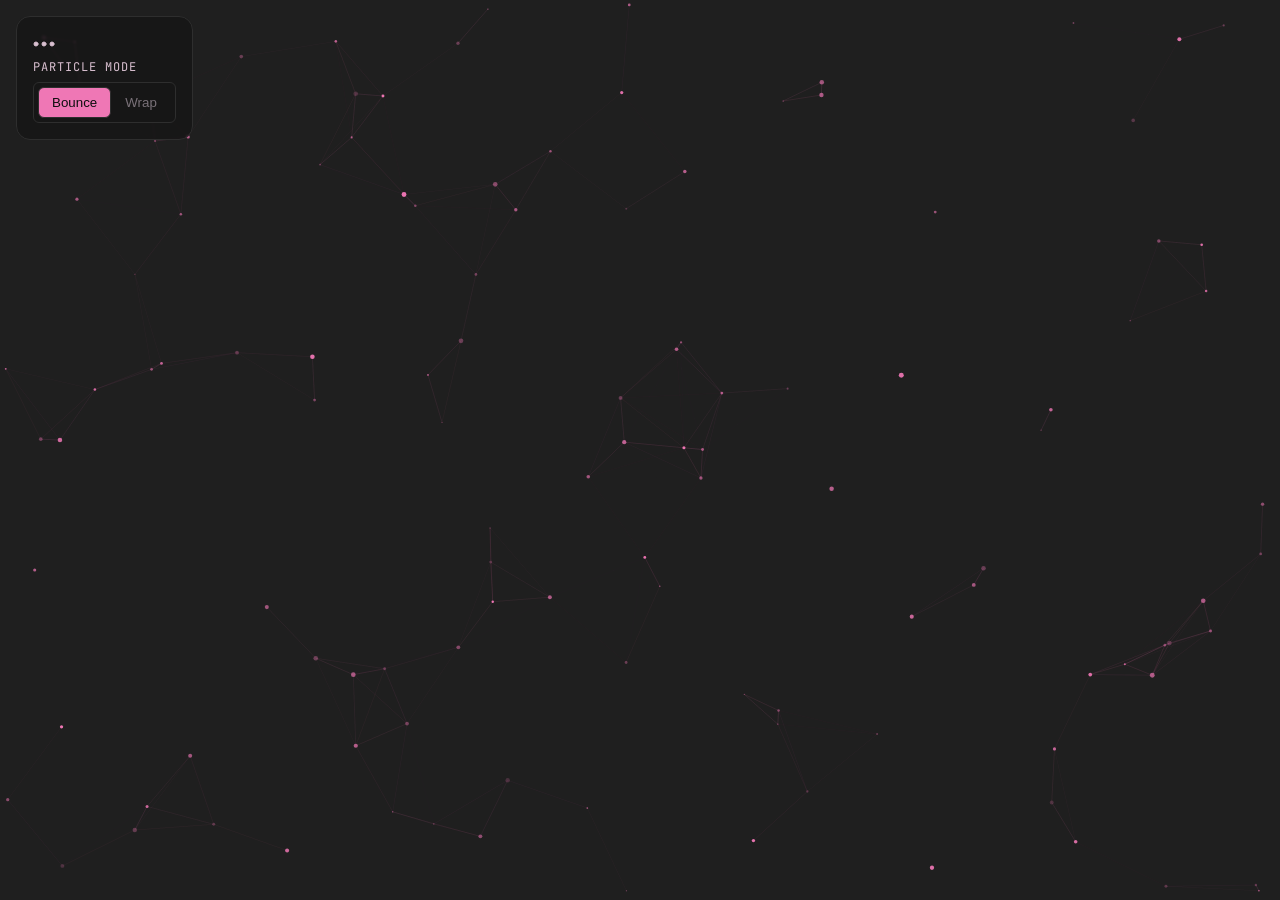
<file: experiments/particles.html>
<!DOCTYPE html>
<html lang="en">

<head>
  <meta charset="UTF-8" />
  <meta name="viewport" content="width=device-width, initial-scale=1.0" />

  <title>Particles - Experiment 01</title>
  <meta name="description"
    content="Particles that move around independently and interact with each other and the mouse" />

  <link rel="preconnect" href="https://fonts.googleapis.com" />
  <link rel="preconnect" href="https://fonts.gstatic.com" crossorigin />
  <link
    href="https://fonts.googleapis.com/css2?family=DM+Sans:ital,wght@0,400;0,500;1,400&family=DM+Serif+Display:ital@0;1&family=JetBrains+Mono:wght@400;500&display=swap"
    rel="stylesheet" />

  <link rel="stylesheet" href="/assets/css/base.css" />

  <style>
    *,
    *::before,
    *::after {
      box-sizing: border-box;
      margin: 0;
      padding: 0;
    }

    body {
      margin: 0;
      padding: 0;
      background: #fff;
      overflow: hidden;
    }

    main {
      height: 100vh;
      width: 100vw;
      display: flex;
      align-items: center;
    }

    canvas {
      display: block;
      /* background: rgba(var(--accent-rgb), 0.4); */
      background: var(--bg3);
      width: 100vw;
      height: 100vh;
    }

    .configuration {
      position: absolute;
      top: 1rem;
      left: 1rem;
      background: rgba(20, 20, 20, 0.7);
      backdrop-filter: blur(1px);
      border: 1px solid var(--border);
      border-radius: 14px;
      padding: 2.5rem 1rem 0;
      font-family: var(--font-mono);
      font-size: 0.75rem;
      min-width: calc(22px + 2rem);
      min-height: calc(22px + 2rem);
      transition: padding var(--transition), opacity var(--transition);
    }

    .configuration .config-group {
      transition: padding var(--transition), opacity var(--transition);
      display: none;
      opacity: 0;
    }

    .configuration.open {
      padding-bottom: 1rem;
    }

    .configuration.open .config-group {
      display: flex;
      opacity: 1;
    }

    .config-toggle {
      position: absolute;
      display: flex;
      top: 1rem;
      left: 1rem;
      cursor: pointer;
    }

    .config-group {
      display: flex;
      flex-direction: column;
      gap: 0.3rem;
    }

    .config-label {
      text-transform: uppercase;
      letter-spacing: 0.08em;
      color: var(--text);
    }

    .toggle-group {
      display: inline-flex;
      background: var(--bg2);
      border: 1px solid var(--border);
      border-radius: var(--radius);
      padding: 4px;
      position: relative;
    }

    .toggle-slider {
      position: absolute;
      top: 4px;
      left: 4px;
      height: calc(100% - 8px);
      width: 75px;
      background: var(--accent);
      border: 1px solid var(--border);
      border-radius: var(--radius);
      transition: left var(--transition), width var(--transition);
      pointer-events: none;
    }

    .toggle-group button {
      position: relative;
      background: none;
      border: none;
      padding: 8px 14px;
      cursor: pointer;
      color: var(--muted);
      transition: color var(--transition);
    }

    .toggle-group button.active {
      color: var(--bg);
    }
  </style>
</head>

<body>

  <main>
    <canvas id="particle-canvas"></canvas>
    <div class="configuration open">
      <div class="config-toggle" aria-label="toggle configurations" aria-expanded="false">
        <svg width="22" height="22" viewBox="0 0 22 22" fill="currentColor" stroke="currentColor" stroke-width="1"
          stroke-linecap="round">
          <circle cx="3" cy="11" r="2" />
          <circle cx="11" cy="11" r="2" />
          <circle cx="19" cy="11" r="2" />
        </svg>
      </div>
      <div class="config-group">
        <span class="config-label">Particle Mode</span>

        <div class="toggle-group" id="theme-toggle">
          <div class="toggle-slider"></div>
          <button onclick="selectTab('theme-toggle', 0, 'bounce')">Bounce</button>
          <button onclick="selectTab('theme-toggle', 1, 'wrap')">Wrap</button>
        </div>

      </div>

    </div>
  </main>

  <script>
    /* CONFIGURATION */
    const ParticleMode = {
      BOUNCE: "bounce",
      WRAP: "wrap"
    };
    let mode = ParticleMode.BOUNCE;

    function selectTab(groupId, index, newMode) {
      const group = document.getElementById(groupId);
      const buttons = group.querySelectorAll('button');
      const slider = group.querySelector('.toggle-slider');

      buttons.forEach((btn, i) => {
        btn.classList.toggle('active', i === index);
      });

      const activeBtn = buttons[index];
      slider.style.left = activeBtn.offsetLeft + 'px';
      slider.style.width = activeBtn.offsetWidth + 'px';

      mode = newMode;
    }

    /* Configuration toggle */
    const config = document.querySelector('.configuration');
    const configToggle = config.querySelector('.config-toggle');
    if (config && configToggle) {
      configToggle.addEventListener('click', () => {
        config.classList.toggle('open');
        configToggle.setAttribute(
          'aria-expanded',
          config.classList.contains('open')
        );
      });
    }

    // Initialise on page load
    document.querySelectorAll('.toggle-group').forEach(group => {
      const isOpen = config.classList.contains('open');
      if (!isOpen) config.classList.add('open');
      let idx = 0;
      if (mode == ParticleMode.WRAP) idx = 1;
      const activeBtn = group.querySelectorAll('button')[idx];
      const slider = group.querySelector('.toggle-slider');
      activeBtn.classList.add('active');
      slider.style.left = activeBtn.offsetLeft + 'px';
      slider.style.width = activeBtn.offsetWidth + 'px';
      if (!isOpen) config.classList.remove('open');
    });



    const canvas = document.getElementById('particle-canvas');
    const ctx = canvas.getContext('2d');

    let W, H, particles;
    let mouse = { x: -9999, y: -9999 };

    const count = 120;
    const radius = 2.5;
    const maxEdgeDist = 120;
    const speed = 1;
    const repel = 90;
    const force = 8;
    const color = '#ef77b5';
    const colorMouse = 'white';
    let colorBackground = '#1f1f1f';

    class Particle {
      constructor() {
        this.reset();
      }

      reset() {
        this.x = Math.random() * W;
        this.y = Math.random() * H;
        this.vx = (Math.random() - 0.5) * speed;
        this.vy = (Math.random() - 0.5) * speed;
        this.rvx = 0;
        this.rvy = 0;
        this.color = color;
        this.radius = (Math.random() * 0.8 + 0.2) * radius;
        this.alpha = (Math.random() * 0.8 + 0.2);
      }

      update() {
        const dx = this.x - mouse.x;
        const dy = this.y - mouse.y;
        const dist = Math.sqrt(dx * dx + dy * dy);
        if (dist < repel && dist > 0) {
          const f = 1 - dist / repel;
          let dirX = dx / dist;
          let dirY = dy / dist;
          this.rvx = dirX * f * force;
          this.rvy = dirY * f * force;
        }
        this.x += this.vx + this.rvx;
        this.y += this.vy + this.rvy;
        this.rvx *= 0.98;
        this.rvy *= 0.98;

        // Keep particles inside the canvas
        if (mode == ParticleMode.BOUNCE) {
          if (this.x < 0 || this.x > W) {
            this.vx *= -1;
            if (this.x < 0) this.x = 0;
            if (this.x > W) this.x = W;
          }
          if (this.y < 0 || this.y > H) {
            this.vy *= -1;
            if (this.y < 0) this.y = 0;
            if (this.y > H) this.y = H;
          }
        } else if (mode == ParticleMode.WRAP) {
          this.wrapParticles();
        }
      }

      wrapParticles() {
        if (this.x < 0) {
          this.x = W;
        } else if (this.x > W) {
          this.x = 0;
        }
        if (this.y < 0) {
          this.y = H;
        } else if (this.y > H) {
          this.y = 0;
        }
      }

      draw() {
        ctx.globalAlpha = this.alpha;
        ctx.beginPath();
        ctx.arc(this.x, this.y, this.radius, 0, Math.PI * 2);
        ctx.fillStyle = this.color;
        ctx.fill();
        ctx.globalAlpha = 1;
      }
    }

    function drawMouse() {
      useFilter = true;
      if (useFilter) {
        // Set the blur intensity
        ctx.filter = 'blur(30px)';
        ctx.globalAlpha = 0.2;
        ctx.beginPath();
        ctx.arc(mouse.x, mouse.y, repel / 2, 0, Math.PI * 2);
        ctx.fillStyle = colorMouse;
        ctx.fill();

        ctx.globalAlpha = 1;
        // Reset filter for future drawings
        ctx.filter = 'none';
      } else {
        ctx.shadowColor = colorMouse;

        ctx.shadowBlur = 40;
        ctx.globalAlpha = 1;

        ctx.beginPath();
        ctx.fillStyle = colorBackground;
        ctx.arc(mouse.x, mouse.y, repel / 2, 0, Math.PI * 2);
        ctx.fill();

        ctx.shadowBlur = 0;
        ctx.globalAlpha = 0.4;

        ctx.beginPath();
        ctx.fillStyle = colorMouse;
        ctx.arc(mouse.x, mouse.y, repel / 2, 0, Math.PI * 2);
        ctx.fill();

        ctx.globalAlpha = 1;
        ctx.shadowBlur = 0;
      }

    }

    function drawEdges() {
      for (let i = 0; i < particles.length; i++) {
        for (let j = 0; j < particles.length; j++) {
          dx = Math.abs(particles[i].x - particles[j].x)
          dy = Math.abs(particles[i].y - particles[j].y)
          dist = Math.sqrt(dx * dx + dy * dy);
          if (dist < maxEdgeDist) {
            ctx.globalAlpha = (1 - dist / maxEdgeDist) * 0.15;
            ctx.beginPath();
            ctx.moveTo(particles[i].x, particles[i].y);
            ctx.lineTo(particles[j].x, particles[j].y);
            ctx.strokeStyle = color;
            ctx.lineWidth = 0.5;
            ctx.stroke();
          }
        }
      }
      ctx.globalAlpha = 1;
    }

    function resize() {
      W = canvas.width = window.innerWidth;
      H = canvas.height = window.innerHeight;
      particles.forEach((p) => p.reset());
    }

    function loop() {
      ctx.clearRect(0, 0, W, H);
      drawMouse();
      particles.forEach((p) => { p.update(); p.draw(); });
      drawEdges();
      requestAnimationFrame(loop);
    }

    function init() {
      W = canvas.width = window.innerWidth;
      H = canvas.height = window.innerHeight;
      particles = Array.from({ length: count }, () => new Particle());
    }


    init();
    loop();

    window.addEventListener('resize', resize);
    canvas.addEventListener('mousemove', (e) => { mouse.x = e.clientX; mouse.y = e.clientY });
    window.addEventListener('touchmove', (e) => {
      mouse.x = e.touches[0].clientX;
      mouse.y = e.touches[0].clientY;
    }, { passive: true });
    canvas.addEventListener('mouseleave', (e) => { mouse.x = -9999; mouse.y = -9999 })

  </script>

</body>

</html>
</file>
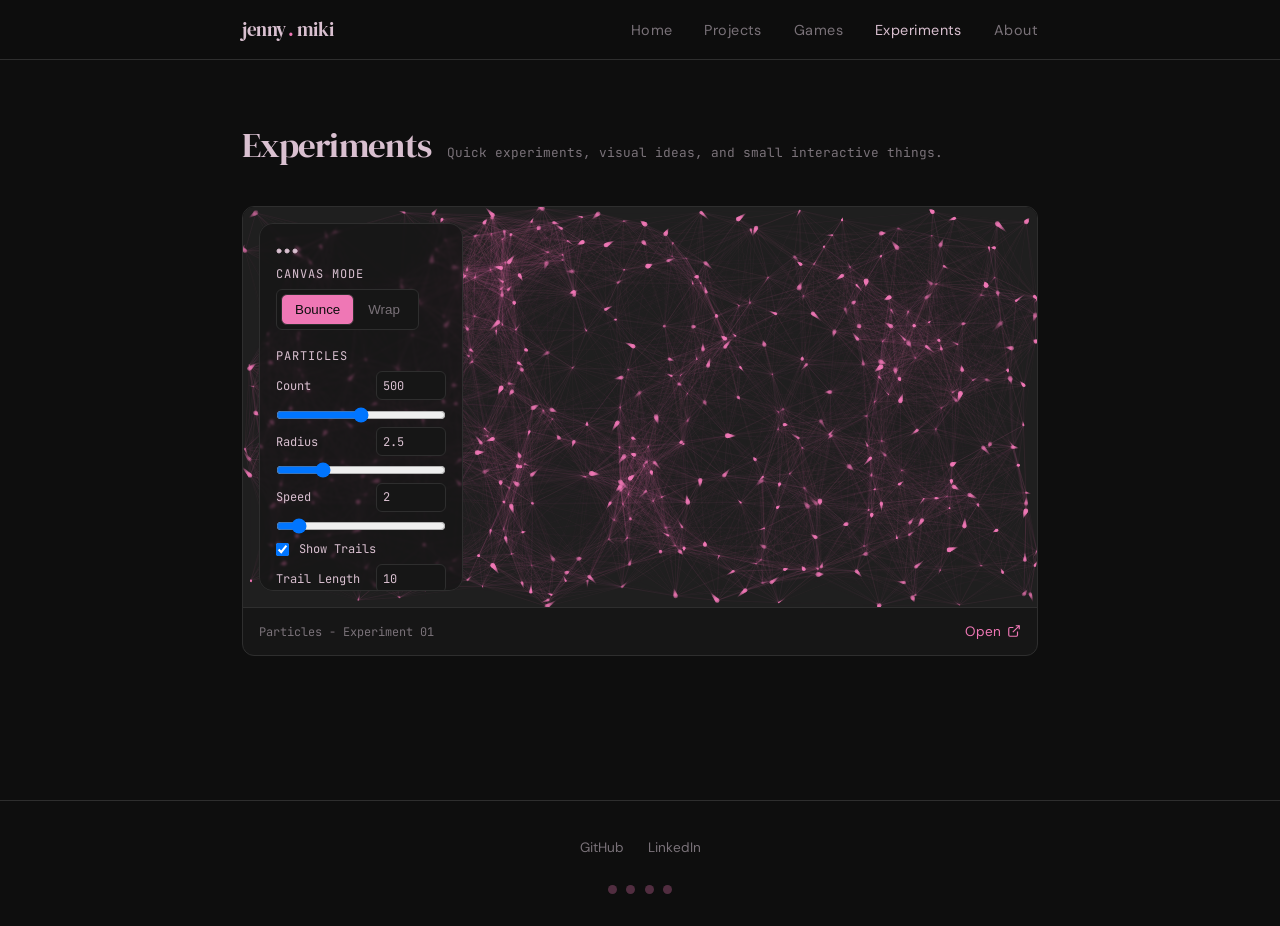
<file: pages/experiments.html>
<!DOCTYPE html>
<html lang="en">

<head>
  <meta charset="UTF-8" />
  <meta name="viewport" content="width=device-width, initial-scale=1.0" />

  <title>Jenny's Playground</title>
  <meta name="description" content="Small experiments, projects, and things I'm learning." />

  <link rel="preconnect" href="https://fonts.googleapis.com" />
  <link rel="preconnect" href="https://fonts.gstatic.com" crossorigin />
  <link
    href="https://fonts.googleapis.com/css2?family=DM+Sans:ital,wght@0,400;0,500;1,400&family=DM+Serif+Display:ital@0;1&family=JetBrains+Mono:wght@400;500&display=swap"
    rel="stylesheet" />

  <link rel="stylesheet" href="/assets/css/base.css" />
  <link rel="stylesheet" href="/assets/css/style.css" />
</head>

<body>

  <!-- ---- Navigation ---- -->
  <nav class="nav" role="navigation" aria-label="Main navigation">
    <div class="nav-inner">

      <a href="/index.html" class="nav-logo">
        jenny<span>.</span>miki
      </a>

      <ul class="nav-links">
        <li><a href="/index.html">Home</a></li>
        <li><a href="/pages/projects.html">Projects</a></li>
        <li><a href="/pages/games.html">Games</a></li>
        <li><a href="/pages/experiments.html">Experiments</a></li>
        <li><a href="#">About</a></li>
      </ul>

      <button class="nav-hamburger" aria-label="Toggle menu" aria-expanded="false">
        <svg width="22" height="22" viewBox="0 0 22 22" fill="none" stroke="currentColor" stroke-width="1.8"
          stroke-linecap="round">
          <line x1="3" y1="6" x2="19" y2="6" />
          <line x1="3" y1="11" x2="19" y2="11" />
          <line x1="3" y1="16" x2="19" y2="16" />
        </svg>
      </button>

    </div>
  </nav>

  <main>
    <div class="page-wrap">

      <!-- ---- Featured Projects ---- -->
      <section class="section">
        <div class="section-header fade-in">
          <h2>Experiments</h2>
          <span class="section-subtitle">Quick experiments, visual ideas, and small interactive things.</span>
        </div>


        <div class="experiment-list">
          <div class="experiment-item fade-in">
            <iframe src="../experiments/particles/" title="Particles Experiment" loading="lazy"></iframe>
            <div class="experiment-bar">
              <span class="text-mono">Particles - Experiment 01</span>
              <a class="openlink" href="../experiments/particles/" target="_blank">Open
                <svg width="14" height="14" viewBox="0 0 24 24" fill="none" stroke="currentColor" stroke-width="2">
                  <path d="M18 13v6a2 2 0 0 1-2 2H5a2 2 0 0 1-2-2V8a2 2 0 0 1 2-2h6" />
                  <polyline points="15 3 21 3 21 9" />
                  <line x1="10" y1="14" x2="21" y2="3" />
                </svg></a>
            </div>

          </div>
        </div>

      </section>

    </div>
  </main>

  <!-- ---- Footer ---- -->
  <footer class="footer">
    <ul class="footer-links">
      <li><a href="https://github.com/jschuerch" target="_blank" rel="noopener">GitHub</a></li>
      <li><a href="https://www.linkedin.com/in/jennifer-sch%C3%BCrch-030471100/" target="_blank"
          rel="noopener">LinkedIn</a></li>
    </ul>

    <div class="theme-switcher">
      <a class="theme-btn pink" data-theme="theme-pink"></a>
      <a class="theme-btn gold" data-theme="theme-gold"></a>
      <a class="theme-btn blue" data-theme="theme-blue"></a>
      <a class="theme-btn green" data-theme="theme-green"></a>
    </div>

  </footer>

  <script src="/assets/js/main.js"></script>
</body>

</html>
</file>
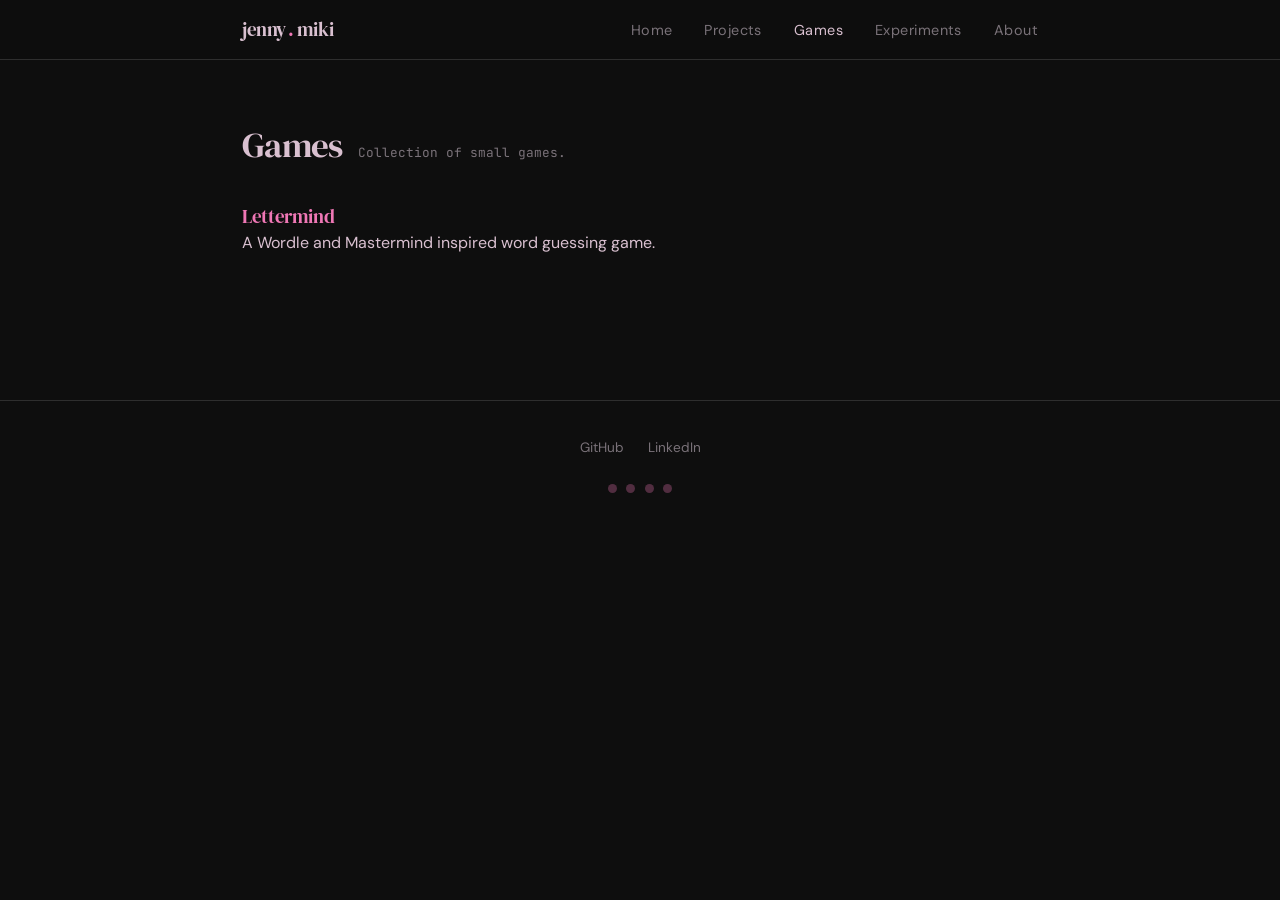
<file: pages/games.html>
<!DOCTYPE html>
<html lang="en">

<head>
  <meta charset="UTF-8" />
  <meta name="viewport" content="width=device-width, initial-scale=1.0" />

  <title>Jenny's Playground</title>
  <meta name="description" content="Small experiments, projects, and things I'm learning." />

  <link rel="preconnect" href="https://fonts.googleapis.com" />
  <link rel="preconnect" href="https://fonts.gstatic.com" crossorigin />
  <link
    href="https://fonts.googleapis.com/css2?family=DM+Sans:ital,wght@0,400;0,500;1,400&family=DM+Serif+Display:ital@0;1&family=JetBrains+Mono:wght@400;500&display=swap"
    rel="stylesheet" />

  <link rel="stylesheet" href="/assets/css/base.css" />
  <link rel="stylesheet" href="/assets/css/style.css" />
</head>

<body>

  <!-- ---- Navigation ---- -->
  <nav class="nav" role="navigation" aria-label="Main navigation">
    <div class="nav-inner">

      <a href="/index.html" class="nav-logo">
        jenny<span>.</span>miki
      </a>

      <ul class="nav-links">
        <li><a href="/index.html">Home</a></li>
        <li><a href="/pages/projects.html">Projects</a></li>
        <li><a href="/pages/games.html">Games</a></li>
        <li><a href="/pages/experiments.html">Experiments</a></li>
        <li><a href="#">About</a></li>
      </ul>

      <button class="nav-hamburger" aria-label="Toggle menu" aria-expanded="false">
        <svg width="22" height="22" viewBox="0 0 22 22" fill="none" stroke="currentColor" stroke-width="1.8"
          stroke-linecap="round">
          <line x1="3" y1="6" x2="19" y2="6" />
          <line x1="3" y1="11" x2="19" y2="11" />
          <line x1="3" y1="16" x2="19" y2="16" />
        </svg>
      </button>

    </div>
  </nav>

  <main>
    <div class="page-wrap">

      <section class="section">
        <div class="section-header fade-in">
          <h2>Games</h2>
          <span class="section-subtitle">Collection of small games.</span>
        </div>

        <div class="games-grid">
          <a href="/games/lettermind/index.html" class="game-card fade-in">
            <h3>Lettermind</h3>
            <p>A Wordle and Mastermind inspired word guessing game.</p>
          </a>
        </div>

      </section>

    </div>
  </main>

  <!-- ---- Footer ---- -->
  <footer class="footer">
    <ul class="footer-links">
      <li><a href="https://github.com/jschuerch" target="_blank" rel="noopener">GitHub</a></li>
      <li><a href="https://www.linkedin.com/in/jennifer-sch%C3%BCrch-030471100/" target="_blank"
          rel="noopener">LinkedIn</a></li>
    </ul>

    <div class="theme-switcher">
      <a class="theme-btn pink" data-theme="theme-pink"></a>
      <a class="theme-btn gold" data-theme="theme-gold"></a>
      <a class="theme-btn blue" data-theme="theme-blue"></a>
      <a class="theme-btn green" data-theme="theme-green"></a>
    </div>

  </footer>

  <script src="/assets/js/main.js"></script>
  <script src="/assets/js/projects.js"></script>
</body>

</html>
</file>
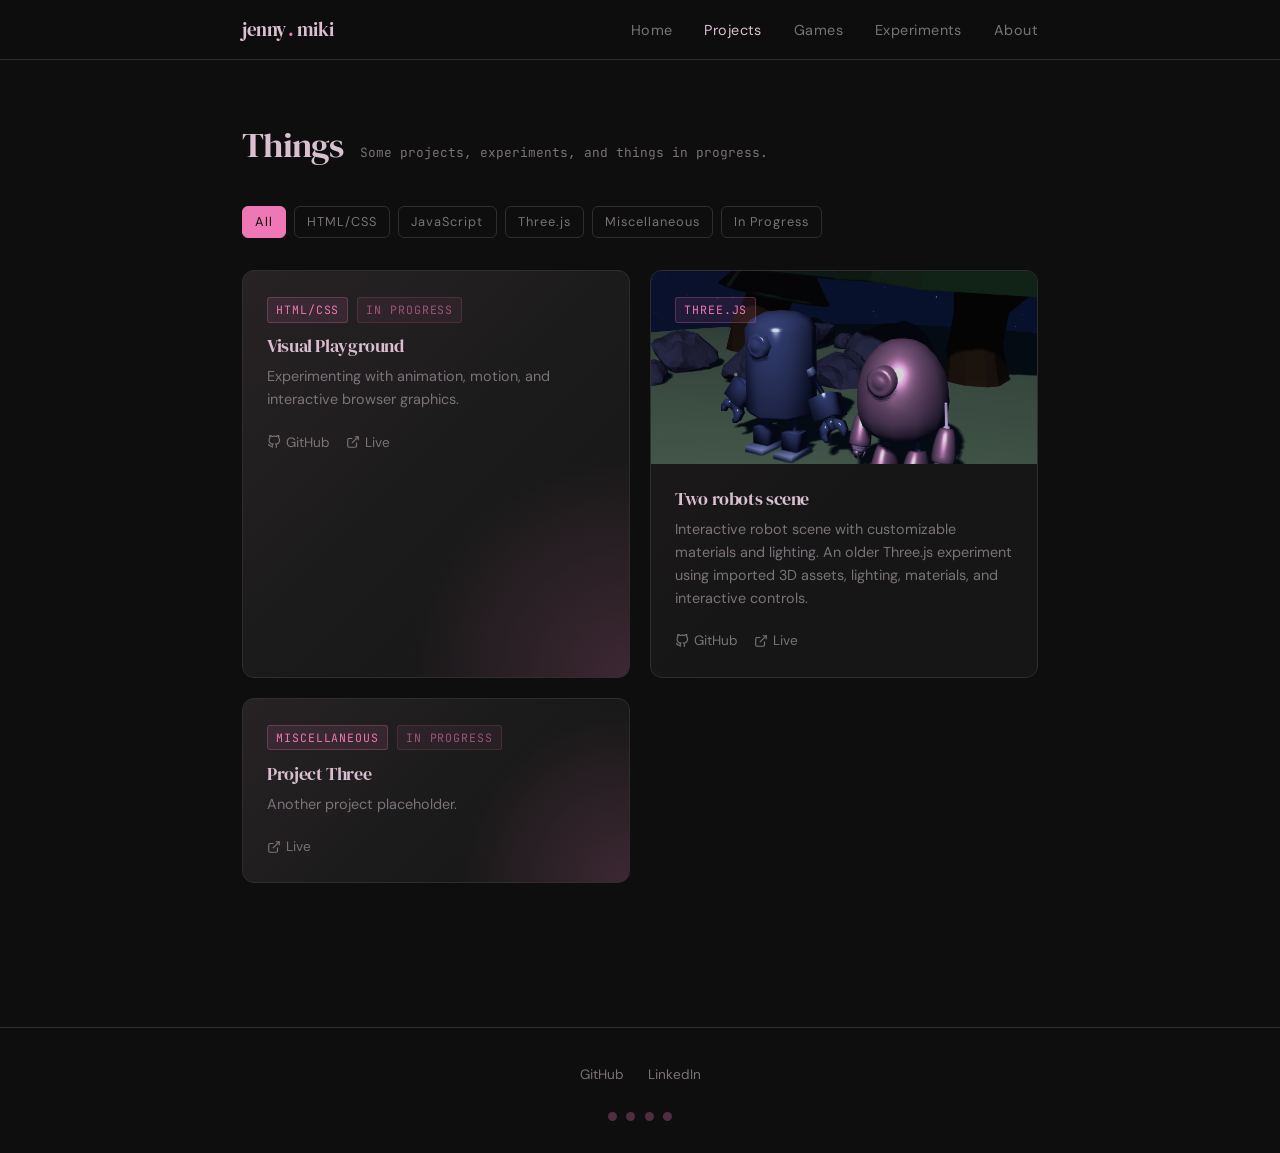
<file: pages/projects.html>
<!DOCTYPE html>
<html lang="en">

<head>
  <meta charset="UTF-8" />
  <meta name="viewport" content="width=device-width, initial-scale=1.0" />

  <title>Jenny's Playground</title>
  <meta name="description" content="Small experiments, projects, and things I'm learning." />

  <link rel="preconnect" href="https://fonts.googleapis.com" />
  <link rel="preconnect" href="https://fonts.gstatic.com" crossorigin />
  <link
    href="https://fonts.googleapis.com/css2?family=DM+Sans:ital,wght@0,400;0,500;1,400&family=DM+Serif+Display:ital@0;1&family=JetBrains+Mono:wght@400;500&display=swap"
    rel="stylesheet" />

  <link rel="stylesheet" href="/assets/css/base.css" />
  <link rel="stylesheet" href="/assets/css/style.css" />
</head>

<body>

  <!-- ---- Navigation ---- -->
  <nav class="nav" role="navigation" aria-label="Main navigation">
    <div class="nav-inner">

      <a href="/index.html" class="nav-logo">
        jenny<span>.</span>miki
      </a>

      <ul class="nav-links">
        <li><a href="/index.html">Home</a></li>
        <li><a href="/pages/projects.html">Projects</a></li>
        <li><a href="/pages/games.html">Games</a></li>
        <li><a href="/pages/experiments.html">Experiments</a></li>
        <li><a href="#">About</a></li>
      </ul>

      <button class="nav-hamburger" aria-label="Toggle menu" aria-expanded="false">
        <svg width="22" height="22" viewBox="0 0 22 22" fill="none" stroke="currentColor" stroke-width="1.8"
          stroke-linecap="round">
          <line x1="3" y1="6" x2="19" y2="6" />
          <line x1="3" y1="11" x2="19" y2="11" />
          <line x1="3" y1="16" x2="19" y2="16" />
        </svg>
      </button>

    </div>
  </nav>

  <main>
    <div class="page-wrap">

      <!-- ---- Featured Projects ---- -->
      <section class="section">
        <div class="section-header fade-in">
          <h2>Things</h2>
          <span class="section-subtitle">Some projects, experiments, and things in progress.</span>
        </div>

        <!-- Filter bar -->
        <div class="filter-bar fade-in" id="filter-bar">
          <a class="filter-btn active" data-filter="all">All</a>
        </div>

        <div class="card-grid" id="projects-container">
        </div>

      </section>

    </div>
  </main>

  <!-- ---- Footer ---- -->
  <footer class="footer">
    <ul class="footer-links">
      <li><a href="https://github.com/jschuerch" target="_blank" rel="noopener">GitHub</a></li>
      <li><a href="https://www.linkedin.com/in/jennifer-sch%C3%BCrch-030471100/" target="_blank"
          rel="noopener">LinkedIn</a></li>
    </ul>

    <div class="theme-switcher">
      <a class="theme-btn pink" data-theme="theme-pink"></a>
      <a class="theme-btn gold" data-theme="theme-gold"></a>
      <a class="theme-btn blue" data-theme="theme-blue"></a>
      <a class="theme-btn green" data-theme="theme-green"></a>
    </div>

  </footer>

  <script src="/assets/js/main.js"></script>
  <script src="/assets/js/projects.js"></script>
</body>

</html>
</file>
<file: assets/css/base.css>
/* --- Reset & Variables -------------------------------------- */
*,
*::before,
*::after {
  box-sizing: border-box;
  margin: 0;
  padding: 0;
}

:root {
  --theme-pink: #ef77b5;
  --theme-gold: #d4a94a;
  --theme-blue: #6ba8ff;
  --theme-green: #7ee081;

  --bg: #0e0e0e;
  --bg2: #161616;
  --bg3: #1f1f1f;
  --surface: #252525;
  --border: #2e2e2e;
  --text: #d9c0d0;
  --muted: #7a7279;
  --accent: var(--theme-pink);
  --accent-rgb: 239, 119, 181;
  --accent2: #dc438b;
  --danger: #c45a5a;
  --hover-accent: #e05fb4;
  --hover-accent2: #fff;

  --font-display: 'DM Serif Display', Georgia, serif;
  --font-body: 'DM Sans', 'Helvetica Neue', sans-serif;
  --font-mono: 'JetBrains Mono', 'Courier New', monospace;

  --radius: 6px;
  --radius-lg: 12px;
  --max-w: 860px;
  --nav-h: 60px;
  --transition: 220ms ease;

}

.theme-gold {
  --text: #e8e6e0;
  --muted: #7a7772;
  --accent: var(--theme-gold);
  --accent-rgb: 212, 169, 74;
  --accent2: #c46b3a;
  --hover-accent: #e0bb5f;
}

.theme-blue {
  --accent: var(--theme-blue);
  --accent-rgb: 107, 168, 255;
  --accent2: #4f7fff;
  --hover-accent: #505ed7;
}

.theme-green {
  --accent: var(--theme-green);
  --accent-rgb: 126, 224, 129;
  --accent2: #4fcf65;
  --hover-accent: #3cb646;
}

/* --- Base --------------------------------------------------- */
html {
  scroll-behavior: smooth;
  font-size: 16px;
}

body {
  background: var(--bg);
  color: var(--text);
  font-family: var(--font-body);
  line-height: 1.7;
  min-height: 100vh;
  -webkit-font-smoothing: antialiased;
}

a {
  color: var(--accent);
  text-decoration: none;
  transition: color var(--transition), opacity var(--transition);
}

a:hover {
  color: var(--hover-accent2);
}

h1,
h2,
h3,
h4 {
  font-family: var(--font-display);
  font-weight: 400;
  line-height: 1.2;
  letter-spacing: -0.02em;
}

p {
  color: var(--text);
}

code,
pre {
  font-family: var(--font-mono);
  font-size: 0.875em;
}

img {
  display: block;
  max-width: 100%;
}
</file>
<file: assets/css/style.css>
/* --- Navigation --------------------------------------------- */
.nav {
  position: fixed;
  top: 0;
  left: 0;
  right: 0;
  height: var(--nav-h);
  background: rgba(14, 14, 14, 0.88);
  backdrop-filter: blur(12px);
  border-bottom: 1px solid var(--border);
  z-index: 100;
  display: flex;
  align-items: center;
}

.nav-inner {
  width: 100%;
  max-width: var(--max-w);
  margin: 0 auto;
  padding: 0 2rem;
  display: flex;
  align-items: center;
  justify-content: space-between;
}

.nav-logo {
  font-family: var(--font-display);
  font-size: 1.2rem;
  color: var(--text);
  letter-spacing: -0.02em;
}

.nav-logo span {
  color: var(--accent);
  margin: 0 3px 0 2px;
}

.nav-links {
  display: flex;
  gap: 2rem;
  list-style: none;
}

.nav-links a {
  color: var(--muted);
  font-size: 0.9rem;
  letter-spacing: 0.03em;
}

.nav-links a:hover,
.nav-links a.active {
  color: var(--text);
}

.nav-hamburger {
  display: none;
  background: none;
  border: none;
  cursor: pointer;
  color: var(--text);
  padding: 4px;
}

/* --- Layout ------------------------------------------------- */
main {
  padding-top: var(--nav-h);
}

.page-wrap {
  max-width: var(--max-w);
  margin: 0 auto;
  padding: 4rem 2rem 4rem;
}

.section {
  margin-bottom: 5rem;
}

/* --- Hero --------------------------------------------------- */
.hero {
  padding: 6rem 2rem 2rem;
  max-width: var(--max-w);
  margin: 0 auto;
}

.hero-eyebrow {
  font-family: var(--font-mono);
  font-size: 0.8rem;
  color: var(--accent);
  letter-spacing: 0.12em;
  text-transform: uppercase;
  margin-bottom: 1.2rem;
  opacity: 0;
  animation: fadeUp 0.6s 0.1s forwards;
}

.hero h1 {
  font-size: clamp(2.8rem, 6vw, 4.5rem);
  color: var(--text);
  margin-bottom: 1.5rem;
  opacity: 0;
  animation: fadeUp 0.6s 0.25s forwards;
}

.hero-desc {
  font-size: 1.1rem;
  color: var(--muted);
  max-width: 500px;
  margin-bottom: 2.5rem;
  line-height: 1.8;
  opacity: 0;
  animation: fadeUp 0.6s 0.4s forwards;
}

.hero-actions {
  display: flex;
  gap: 1rem;
  flex-wrap: wrap;
  opacity: 0;
  animation: fadeUp 0.6s 0.55s forwards;
}

/* --- Buttons --------------------------------------------------- */
.btn {
  display: inline-flex;
  align-items: center;
  gap: 0.5rem;
  padding: 0.7rem 1.4rem;
  border-radius: var(--radius);
  font-family: var(--font-body);
  font-size: 0.9rem;
  font-weight: 500;
  cursor: pointer;
  transition: all var(--transition);
  border: 1px solid transparent;
  text-decoration: none;
}

.btn-primary {
  background: var(--accent);
  color: var(--bg);
  border-color: var(--accent);
}

.btn-primary:hover {
  background: var(--hover-accent);
  border-color: var(--hover-accent);
  color: var(--bg);
}

.btn-outline {
  background: transparent;
  color: var(--text);
  border-color: var(--border);
}

.btn-outline:hover {
  border-color: var(--muted);
  color: var(--hover-accent2);
  background: var(--bg3);
}

/* --- Section Header ------------------------------------------ */
.section-header {
  margin-bottom: 2.5rem;
  display: flex;
  align-items: baseline;
  gap: 1rem;
}

.section-header h2 {
  font-size: clamp(1.6rem, 3vw, 2.2rem);
  color: var(--text);
}

.section-header .section-subtitle {
  font-family: var(--font-mono);
  font-size: 0.8rem;
  color: var(--muted);
}

/* --- Section Content ----------------------------------------- */
.section-content {
  margin-bottom: 4rem;
}

.section-content p {
  font-size: 1.05rem;
  color: var(--text);
  line-height: 1.8;
  max-width: 700px;
  margin-bottom: 1.5rem;
}

.section-content ul {
  list-style: disc;
  padding-left: 1.5rem;
  margin-bottom: 1.5rem;
}

.section-content li {
  font-size: 1.05rem;
  color: var(--text);
  line-height: 1.8;
}

/* --- Cards --------------------------------------------------- */
.card-grid {
  display: grid;
  grid-template-columns: repeat(auto-fill, minmax(300px, 1fr));
  gap: 1.25rem;
  transition: opacity var(--transition), transform var(--transition);
}

.card-grid.filtering {
  opacity: 0;
  transform: translateY(6px);
}

.card {
  background: var(--bg2);
  border: 1px solid var(--border);
  border-radius: var(--radius-lg);
  transition: border-color var(--transition), transform var(--transition);
  position: relative;
  overflow: hidden;
  height: 100%;
}

.no-thumb .card {
  background: radial-gradient(circle at bottom right, rgba(var(--accent-rgb), 0.18), transparent 40%), linear-gradient(135deg, var(--bg3), var(--bg2));
}

.card .card-content {
  padding: 1.5rem;
}

.card:hover {
  border-color: var(--accent);
}

.card::before {
  content: '';
  position: absolute;
  inset: 0;
  background: linear-gradient(135deg, rgba(var(--accent-rgb), 0.04), transparent 60%);
  pointer-events: none;
}

.card-tags.overlay {
  position: absolute;
  top: 1.5rem;
  left: 1.5rem;
}

.card-tag {
  display: inline-block;
  font-family: var(--font-mono);
  font-size: 0.72rem;
  letter-spacing: 0.08em;
  text-transform: uppercase;
  color: var(--accent);
  background: rgba(var(--accent-rgb), 0.1);
  border: 1px solid rgba(var(--accent-rgb), 0.25);
  border-radius: 3px;
  padding: 2px 8px;
  margin-bottom: 0.8rem;
  margin-right: 0.3rem;
}

.card-tag.inprogress {
  opacity: 0.6;
}

.card h3 {
  font-size: 1.15rem;
  color: var(--text);
  margin-bottom: 0.5rem;
}

.card p {
  font-size: 0.9rem;
  color: var(--muted);
  line-height: 1.6;
  margin-bottom: 1.2rem;
}

.card-links {
  display: flex;
  gap: 1rem;
}

.card-links a {
  font-size: 0.85rem;
  color: var(--muted);
  display: flex;
  align-items: center;
  gap: 0.3rem;
}

.card-links a:hover {
  color: var(--accent);
}

.card-thumb {
  width: 100%;
  aspect-ratio: 16 / 8;
  object-fit: cover;
  opacity: 0.82;
  transition: transform 0.35s ease, opacity 0.35s ease;
}

.card:hover .card-thumb {
  transform: scale(1.02);
  opacity: 1;
}

/* --- Cards filter ---------------------------------------------- */
.filter-bar {
  display: flex;
  flex-wrap: wrap;
  gap: 0.5rem;
  margin-bottom: 2rem;
}

.filter-btn {
  font-family: var(--font-body);
  font-size: 0.8rem;
  letter-spacing: 0.08em;
  color: var(--muted);
  padding: 4px 12px;
  border-radius: var(--radius);
  border: 1px solid var(--border);
  cursor: pointer;
  transition: color var(--transition), opacity var(--transition), border-color var(--transition), background var(--transition);
}

.filter-btn:hover {
  color: var(--hover-accent2);
  border-color: var(--muted);
}

.filter-btn.active {
  color: var(--bg);
  background: var(--accent);
  border-color: var(--accent);
}


/* --- Interests List -------------------------------------------- */
.interests-grid {
  display: grid;
  grid-template-columns: repeat(auto-fill, minmax(180px, 1fr));
  gap: 0.75rem;
}

.interest-item {
  background: var(--bg2);
  border: 1px solid var(--border);
  border-radius: var(--radius);
  padding: 0.75rem 1rem;
  font-size: 0.9rem;
  color: var(--muted);
  display: flex;
  align-items: center;
  gap: 0.5rem;
  transition: border-color var(--transition), color var(--transition);
}

.interest-item:hover {
  border-color: var(--surface);
  color: var(--text);
}

.interest-dot {
  width: 6px;
  height: 6px;
  border-radius: 50%;
  background: var(--accent);
  flex-shrink: 0;
}

/* --- Experiments ----------------------------------------------- */
.experiment-list {
  display: flex;
  flex-direction: column;
  gap: 2.5rem;
}

.experiment-item {
  background: var(--bg2);
  border: 1px solid var(--border);
  border-radius: var(--radius-lg);
  overflow: hidden;
}

.experiment-item iframe {
  width: 100%;
  height: 400px;
  display: block;
  border: none;
}

.experiment-bar {
  padding: 0.75rem 1rem;
  border-top: 1px solid var(--border);
  display: flex;
  align-items: center;
  justify-content: space-between;
  font-size: 0.85rem;
  color: var(--muted);
}

.experiment-bar .openlink {
  display: flex;
  align-items: center;
  gap: 0.4rem;
}

.experiment-bar .openlink svg {
  margin-bottom: 2px;
}

/* --- Divider --------------------------------------------------- */
.divider {
  border: none;
  border-top: 1px solid var(--border);
  margin: 4rem 0;
}

/* --- Utilities ----------------------------------------------- */
.text-accent {
  color: var(--accent);
}

.text-muted {
  color: var(--muted);
}

.text-mono {
  font-family: var(--font-mono);
  font-size: 0.875em;
}

/* --- Footer ------------------------------------------------- */
.footer {
  border-top: 1px solid var(--border);
  padding: 2rem;
  text-align: center;
}

.footer p {
  font-size: 0.85rem;
  color: var(--muted);
}

.footer-links {
  display: flex;
  justify-content: center;
  gap: 1.5rem;
  list-style: none;
}

.footer-links a {
  color: var(--muted);
  font-size: 0.85rem;
}

.footer-links a:hover {
  color: var(--text);
}

.theme-switcher {
  margin-top: 1.5rem;

  display: flex;
  align-items: center;
  justify-content: center;
  gap: 0.6rem;

  font-family: var(--font-mono);
  font-size: 0.75rem;
  color: var(--muted);
  letter-spacing: 0.08em;
  text-transform: uppercase;
}

.theme-options {
  display: flex;
  gap: 0.4rem;
}

.theme-btn {
  cursor: pointer;
  width: 9px;
  height: 9px;
  border-radius: 50%;
  background: var(--accent);
  flex-shrink: 0;
  opacity: 0.3;
  transition: background var(--transition), opacity var(--transition)
}

.theme-btn:hover {
  opacity: 1;
}

.theme-btn.pink:hover {
  background: var(--theme-pink);
}

.theme-btn.gold:hover {
  background: var(--theme-gold);
}

.theme-btn.blue:hover {
  background: var(--theme-blue);
}

.theme-btn.green:hover {
  background: var(--theme-green);
}

/* --- Animations --------------------------------------------- */
@keyframes fadeUp {
  from {
    opacity: 0;
    transform: translateY(18px);
  }

  to {
    opacity: 1;
    transform: translateY(0);
  }
}

.fade-in {
  opacity: 0;
  transform: translateY(16px);
  transition: opacity 0.5s ease, transform 0.5s ease;
}

.fade-in.visible {
  opacity: 1;
  transform: translateY(0);
}

/* --- Responsive ---------------------------------------------- */
@media (max-width: 640px) {
  .nav-links {
    display: flex;
    flex-direction: column;
    position: absolute;
    top: var(--nav-h);
    left: 0;
    right: 0;
    background: var(--bg2);
    border-bottom: 1px solid var(--border);
    padding: 1rem 2rem;
    gap: 1.2rem;
    backdrop-filter: blur(10px);

    opacity: 0;
    visibility: hidden;
    transform: translateX(10px);
    transition:
      opacity 220ms ease,
      transform 220ms ease,
      visibility 220ms ease;
  }

  .nav-links.open {
    opacity: 1;
    visibility: visible;
    transform: translateX(0);
  }

  .nav-hamburger {
    display: block;
  }

  .hero h1 {
    font-size: 2.4rem;
  }

  .card-grid {
    grid-template-columns: 1fr;
  }

  .interests-grid {
    grid-template-columns: repeat(2, 1fr);
  }
}
</file>
<file: experiments/particles/style.css>
*,
*::before,
*::after {
  box-sizing: border-box;
  margin: 0;
  padding: 0;
}

body {
  margin: 0;
  padding: 0;
  overflow: hidden;
}

main {
  height: 100vh;
  width: 100vw;
  display: flex;
  align-items: center;
}

canvas {
  display: block;
  /* background: rgba(var(--accent-rgb), 0.4); */
  background: var(--bg3);
  width: 100vw;
  height: 100vh;
}

.configuration {
  position: absolute;
  top: 1rem;
  left: 1rem;
  background: rgba(20, 20, 20, 0.7);
  backdrop-filter: blur(1px);
  border: 1px solid var(--border);
  border-radius: 14px;
  padding: 2.5rem 1rem 1rem;
  font-family: var(--font-mono);
  font-size: 0.75rem;
  min-width: calc(22px + 2rem);
  min-height: calc(22px + 2rem);
  transition: opacity var(--transition);
  max-height: calc(100vh - 2rem);
  overflow-y: scroll;
  scrollbar-width: none; /* Firefox */
  &::-webkit-scrollbar {
    display: none; /* Chrome/Safari */
  }
}


.configuration .config-group {
  opacity: 0;
  max-height: 0;
  max-width: 0;
  overflow: hidden;
  pointer-events: none;
  margin-bottom: 0;
  transition:
    opacity var(--transition),
    max-height var(--transition) 200ms,
    max-width var(--transition) 200ms,
    margin var(--transition) 200ms;
}


.configuration.open .config-group {
  opacity: 1;
  max-height: 100vh;
  max-width: 100vw;
  pointer-events: auto;
  margin-bottom: 1rem;
  transition:
    opacity var(--transition) 200ms,
    max-height var(--transition),
    max-width var(--transition),
    margin var(--transition);
}

.configuration.open .config-group:last-child {
  margin-bottom: 0;
}

.config-toggle {
  position: absolute;
  display: flex;
  top: 1rem;
  left: 1rem;
  cursor: pointer;
}

.config-group {
  display: flex;
  flex-direction: column;
  gap: 0.3rem;
}

.toggle-group-container {
  align-items: flex-start;
}

.config-label {
  text-transform: uppercase;
  letter-spacing: 0.08em;
  color: var(--text);
}

.toggle-group {
  display: inline-flex;
  background: var(--bg2);
  border: 1px solid var(--border);
  border-radius: var(--radius);
  padding: 4px;
  position: relative;
}

.toggle-slider {
  position: absolute;
  top: 4px;
  left: 4px;
  height: calc(100% - 8px);
  width: 75px;
  background: var(--accent);
  border: 1px solid var(--border);
  border-radius: var(--radius);
  transition: left var(--transition), width var(--transition);
  pointer-events: none;
}

.toggle-group button {
  position: relative;
  background: none;
  border: none;
  padding: 8px 14px;
  cursor: pointer;
  color: var(--muted);
  transition: color var(--transition);
}

.toggle-group button.active {
  color: var(--bg);
}

.slider-control {
  display: flex;
  flex-direction: column;
  gap: 0.4rem;
}

.slider-header {
  display: flex;
  justify-content: space-between;
  align-items: center;
  gap: 1rem;
}

.slider-number-input {
  width: 70px;
  padding: 0.2rem 0.4rem;

  background: var(--bg2);
  border: 1px solid var(--border);
  border-radius: var(--radius);

  color: var(--text);
  font: inherit;
  appearance: textfield;
  
  outline: none;
  box-shadow: none;
}

.slider-number-input:focus {
  outline: none;
  box-shadow: none;
}

.slider-number-input::-webkit-outer-spin-button,
.slider-number-input::-webkit-inner-spin-button {
  -webkit-appearance: none;
  margin: 0;
}

.checkbox-control {
  display: flex;
  align-items: center;
  gap: 0.6rem;

  cursor: pointer;

  user-select: none;

  color: var(--text);
}

.color-control {
  display: flex;
  align-items: center;
  justify-content: space-between;

  gap: 1rem;
}

.color-input {
  appearance: none;

  width: 42px;
  height: 24px;

  padding: 0;

  border: 1px solid var(--border);
  border-radius: 6px;

  overflow: hidden;

  background: none;

  cursor: pointer;
}

.color-input::-webkit-color-swatch-wrapper {
  padding: 0;
}

.color-input::-webkit-color-swatch {
  border: none;
}

.color-input::-moz-color-swatch {
  border: none;
}
</file>
<file: games/lettermind/lettermind.css>
:root {
      --color-gray: #505050;
      --color-red: #520e0e;
      --color-orange: #783c0e;
      --color-yellow: #936e00;
      --color-green: #145f15;
      --color-blue: #0e4a78;
      --color-purple: #4b0e78;
    }

    .lettermind-controls,
    .lettermind-marker-container {
      display: flex;
      align-items: end;
      justify-content: center;
      gap: 1rem;
      flex-wrap: wrap;
      margin: 2rem 0 0;
    }

    .lettermind-control,
    .lettermind-marker {
      display: grid;
      gap: 0.35rem;
      min-width: 9rem;
    }

    .lettermind-control label,
    .lettermind-marker label {
      color: var(--muted);
      font-family: var(--font-mono);
      font-size: 0.75rem;
      letter-spacing: 0.08em;
      text-transform: uppercase;
    }

    .lettermind-control select {
      appearance: none;
      background: var(--bg2);
      border: 1px solid var(--border);
      border-radius: var(--radius);
      color: var(--text);
      cursor: pointer;
      font: inherit;
      min-height: 2.65rem;
      padding: 0.55rem 2.2rem 0.55rem 0.75rem;
      transition: border-color var(--transition), background var(--transition);
    }

    .lettermind-control select:hover,
    .lettermind-control select:focus {
      background: var(--bg3);
      border-color: var(--muted);
      outline: none;
    }

    .lettermind-marker-options {
      display: flex;
      gap: 0.45rem;
      min-height: 2.65rem;
      align-items: center;
    }

    .lettermind-marker-btn {
      width: 2.3rem;
      height: 2.3rem;
      border: 2px solid var(--border);
      border-radius: var(--radius);
      cursor: pointer;
      padding: 0;
      transition: border-color var(--transition), transform 120ms ease;
      background: none;
      position: relative;
    }

    .lettermind-marker-btn:hover,
    .lettermind-marker-btn.active {
      border-color: var(--text);
    }

    .lettermind-marker-btn.active {
      transform: translateY(-1px);
    }

    .lettermind-marker-btn[data-highlight="none"]::after {
      content: "";
      position: absolute;

      width: 120%;
      height: 3px;

      background: var(--border);

      top: 50%;
      left: 50%;

      transform: translate(-50%, -50%) rotate(-45deg);
      border-radius: 999px;
      transition: background var(--transition);
    }

    .lettermind-marker-btn:hover[data-highlight="none"]::after,
    .lettermind-marker-btn.active[data-highlight="none"]::after {
      background: var(--text);
    }

    .lettermind-marker-btn[data-highlight="highlight1"] {
      background: var(--color-red);
    }

    .lettermind-marker-btn[data-highlight="highlight2"] {
      background: var(--color-orange);
    }

    .lettermind-marker-btn[data-highlight="highlight3"] {
      background: var(--color-yellow);
    }

    .lettermind-marker-btn[data-highlight="highlight4"] {
      background: var(--color-green);
    }

    .lettermind-marker-btn[data-highlight="highlight5"] {
      background: var(--color-blue);
    }

    .lettermind-marker-btn[data-highlight="highlight6"] {
      background: var(--color-purple);
    }

    .lettermind-container {
      display: flex;
      justify-content: center;
      margin-top: 2rem;
    }

    .lettermind-error,
    .lettermind-info {
      position: fixed;
      display: block;
      background: var(--border);
      padding: 0.5rem 1rem;
      border-radius: var(--radius);
      top: 0;
      left: 50%;
      transform: translateX(-50%);
      z-index: 99;
      opacity: 0;
      transition: opacity 0.3s ease;
    }

    .lettermind-error.visible,
    .lettermind-info.visible {
      opacity: 1;
      top: calc(var(--nav-h) + 1rem);
    }

    .lettermind-grid {
      display: grid;
      grid-template-columns: repeat(7, 1fr);
      gap: 0.5rem;
      /* transform: translateX(-4.5rem); */
    }

    .lettermind-row {
      display: contents;
    }

    .lettermind-num-correct,
    .lettermind-num-present {
      font-size: 1.2rem;
      font-weight: bold;
      color: var(--muted);
      display: flex;
      align-items: center;
      justify-content: center;
    }

    .lettermind-num-correct {
      color: var(--color-green);
    }

    .lettermind-num-present {
      color: var(--color-yellow);
    }

    .lettermind-cell {
      width: 3rem;
      height: 3rem;
      border: 2px solid var(--muted);
      display: flex;
      align-items: center;
      justify-content: center;
      font-size: 1.5rem;
      font-weight: bold;
      text-transform: uppercase;
      will-change: transform;
    }

    .lettermind-cell.same-letter-hover,
    .lettermind-cell.filled.same-letter-hover,
    .lettermind-key.same-letter-hover {
      border-color: var(--text);
    }

    .lettermind-cell.empty {
      background-color: transparent;
    }

    .lettermind-cell.filled {
      border-color: var(--muted);
    }

    .correct .lettermind-cell.filled {
      background-color: var(--color-green);
      color: #fff;
    }

    .incorrect .lettermind-cell.filled {
      background-color: var(--color-gray);
      color: #fff;
    }

    .active .lettermind-cell,
    .active .lettermind-cell.filled {
      border-color: var(--text);
    }

    .filled .lettermind-cell.filled {
      cursor: pointer;
      transition: background-color 0.3s ease;
    }

    .filled .lettermind-cell.highlight1 {
      background-color: var(--color-red);
    }

    .filled .lettermind-cell.highlight2 {
      background-color: var(--color-orange);
    }

    .filled .lettermind-cell.highlight3 {
      background-color: var(--color-yellow);
    }

    .filled .lettermind-cell.highlight4 {
      background-color: var(--color-green);
    }

    .filled .lettermind-cell.highlight5 {
      background-color: var(--color-blue);
    }

    .filled .lettermind-cell.highlight6 {
      background-color: var(--color-purple);
    }

    .lettermind-btn-container {
      display: flex;
      align-items: center;
      gap: 0.75rem;
      justify-content: center;
    }

    .lettermind-container ::selection {
      background: transparent;
    }

    .lettermind-end {
      max-height: 0;
      margin: 0 2rem;
      opacity: 0;
      overflow: hidden;
      text-align: center;
      transform: translateY(-0.35rem);
      transition: max-height 360ms ease, margin 360ms ease, opacity 260ms ease, transform 360ms ease, translateY 360ms ease;
    }

    .lettermind-end.visible {
      max-height: 5rem;
      margin: 2rem;
      opacity: 1;
      transform: translateY(0);
    }

    .lettermind-keyboard {
      display: grid;
      gap: 0.45rem;
      justify-items: center;
      margin: 2rem auto 0;
      max-width: 38rem;
    }

    .lettermind-keyboard-row {
      display: flex;
      gap: 0.35rem;
      justify-content: center;
      width: 100%;
    }

    .lettermind-key {
      align-items: center;
      background: var(--bg2);
      border: 1px solid var(--border);
      border-radius: var(--radius);
      color: var(--text);
      cursor: pointer;
      display: inline-flex;
      font-family: var(--font-mono);
      font-size: 0.9rem;
      font-weight: 500;
      height: 2.35rem;
      justify-content: center;
      min-width: 2rem;
      text-transform: uppercase;
      transition: background-color var(--transition), border-color var(--transition), color var(--transition), transform 120ms ease;
      user-select: none;
    }

    .lettermind-action-key {
      padding: 0 0.75rem;
    }

    .lettermind-key:hover {
      border-color: var(--muted);
    }

    .lettermind-key.pressed {
      transform: translateY(1px) scale(0.96);
    }

    .lettermind-key.highlight1 {
      background: var(--color-red);
      border-color: var(--color-red);
      color: #fff;
    }

    .lettermind-key.highlight2 {
      background: var(--color-orange);
      border-color: var(--color-orange);
      color: #fff;
    }

    .lettermind-key.highlight3 {
      background: var(--color-yellow);
      border-color: var(--color-yellow);
      color: #fff;
    }

    .lettermind-key.highlight4 {
      background: var(--color-green);
      border-color: var(--color-green);
      color: #fff;
    }

    .lettermind-key.highlight5 {
      background: var(--color-blue);
      border-color: var(--color-blue);
      color: #fff;
    }

    .lettermind-key.highlight6 {
      background: var(--color-purple);
      border-color: var(--color-purple);
      color: #fff;
    }

    .lettermind-controls,
    .lettermind-container,
    .lettermind-keyboard,
    .lettermind-marker-container,
    .lettermind-btn-container,
    button {
      touch-action: manipulation;
    }

    @keyframes lettermind-shake {
      0% { transform: translateX(0); }
      20% { transform: translateX(-8px); }
      40% { transform: translateX(8px); }
      60% { transform: translateX(-6px); }
      80% { transform: translateX(6px); }
      100% { transform: translateX(0); }
    }
    
    .lettermind-row.shake .lettermind-cell {
      animation: lettermind-shake 320ms ease;
    }

    @keyframes lettermind-wave {
      0% { transform: translateY(0); }
      30% { transform: translateY(-10px); }
      100% { transform: translateY(0); }
    }

    .lettermind-row.correct .lettermind-cell {
      animation: lettermind-wave 420ms ease;
    }

    .lettermind-row.correct .lettermind-cell:nth-child(3) { animation-delay: 0ms; }
    .lettermind-row.correct .lettermind-cell:nth-child(4) { animation-delay: 60ms; }
    .lettermind-row.correct .lettermind-cell:nth-child(5) { animation-delay: 120ms; }
    .lettermind-row.correct .lettermind-cell:nth-child(6) { animation-delay: 180ms; }
    .lettermind-row.correct .lettermind-cell:nth-child(7) { animation-delay: 240ms; }

    @media (max-width: 560px) {
      .lettermind-cell {
        width: 2.45rem;
        height: 2.45rem;
        font-size: 1.25rem;
      }

      .lettermind-num-correct,
      .lettermind-num-present {
        font-size: 1rem;
      }

      /* .lettermind-key {
        flex: 1 1 0;
        font-size: 0.78rem;
        min-width: 0;
      } */
      .lettermind-keyboard {
        margin: 2rem -1.5rem 0;
      }
    }

    @media (max-width: 380px) {

      .lettermind-keyboard-row {
        gap: 0.15rem;
      }

      .lettermind-key {
        height: 2.85rem;
      }

    }
</file>
